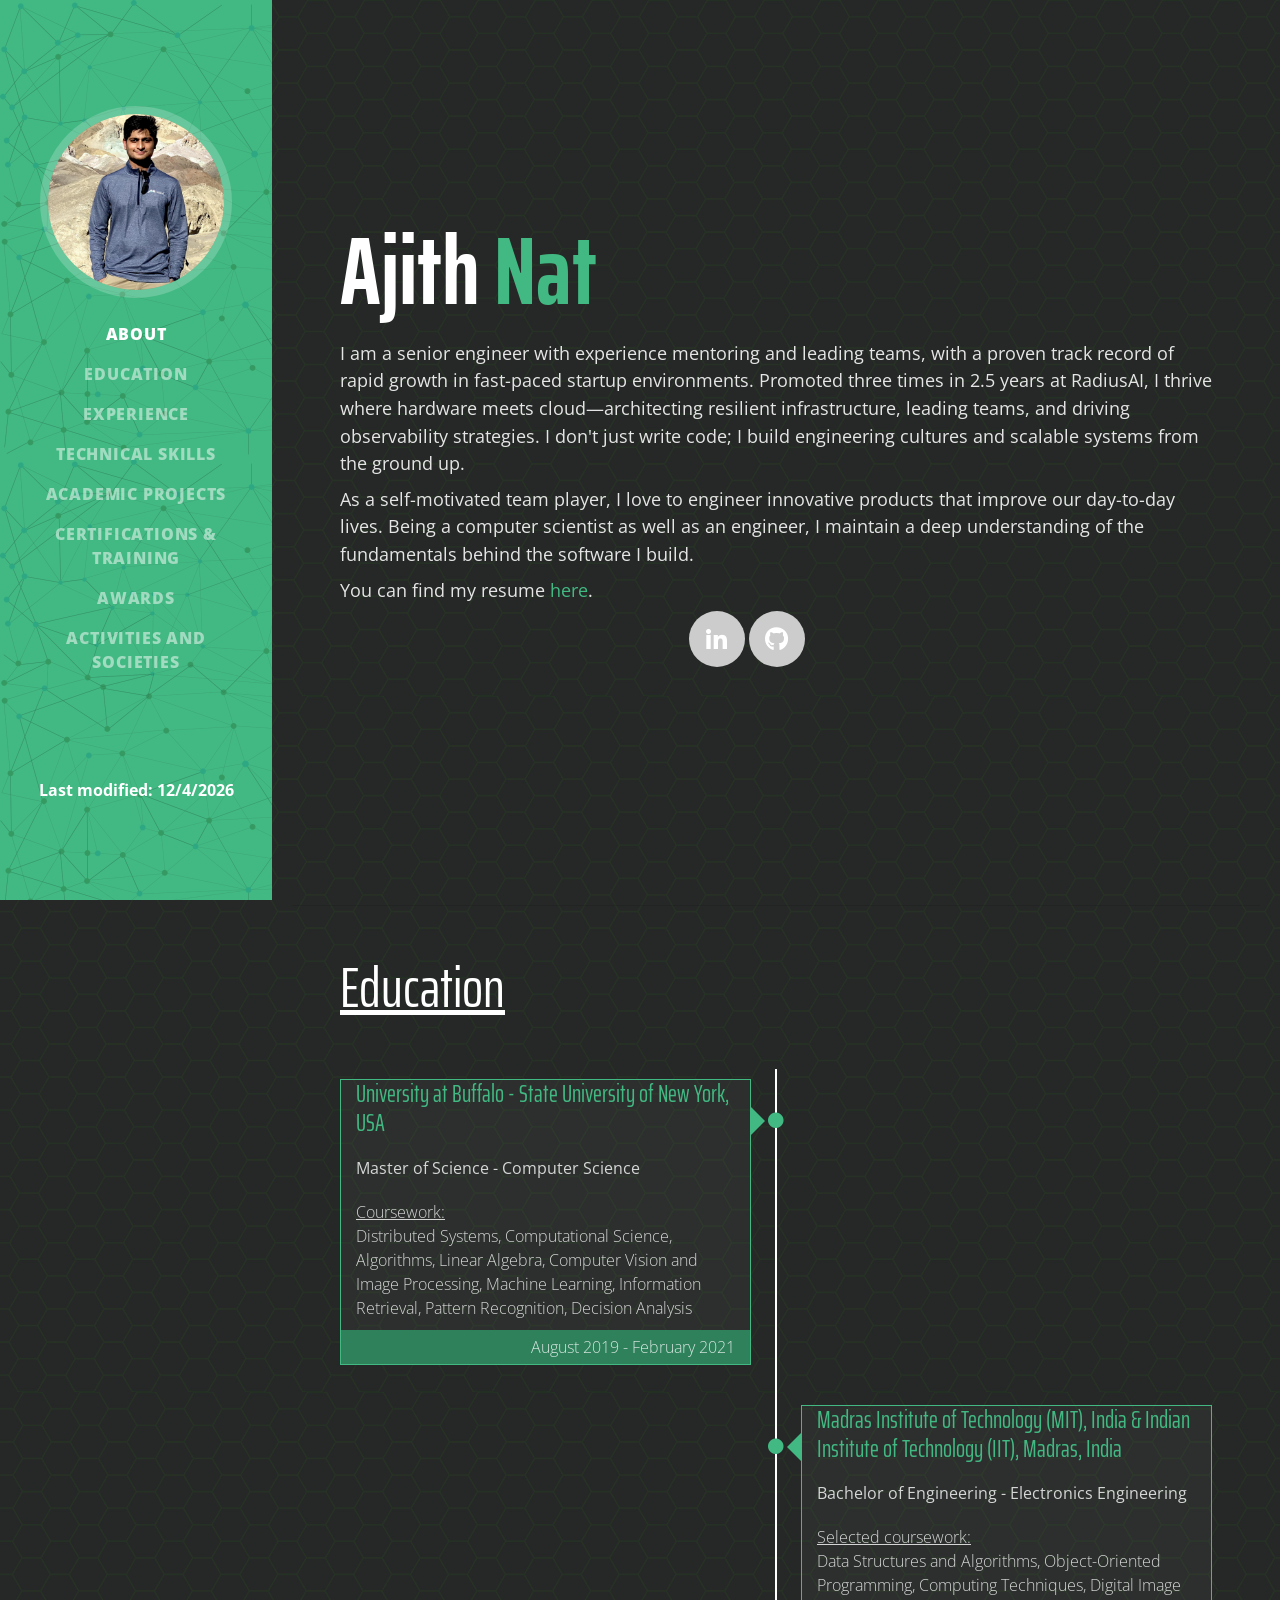
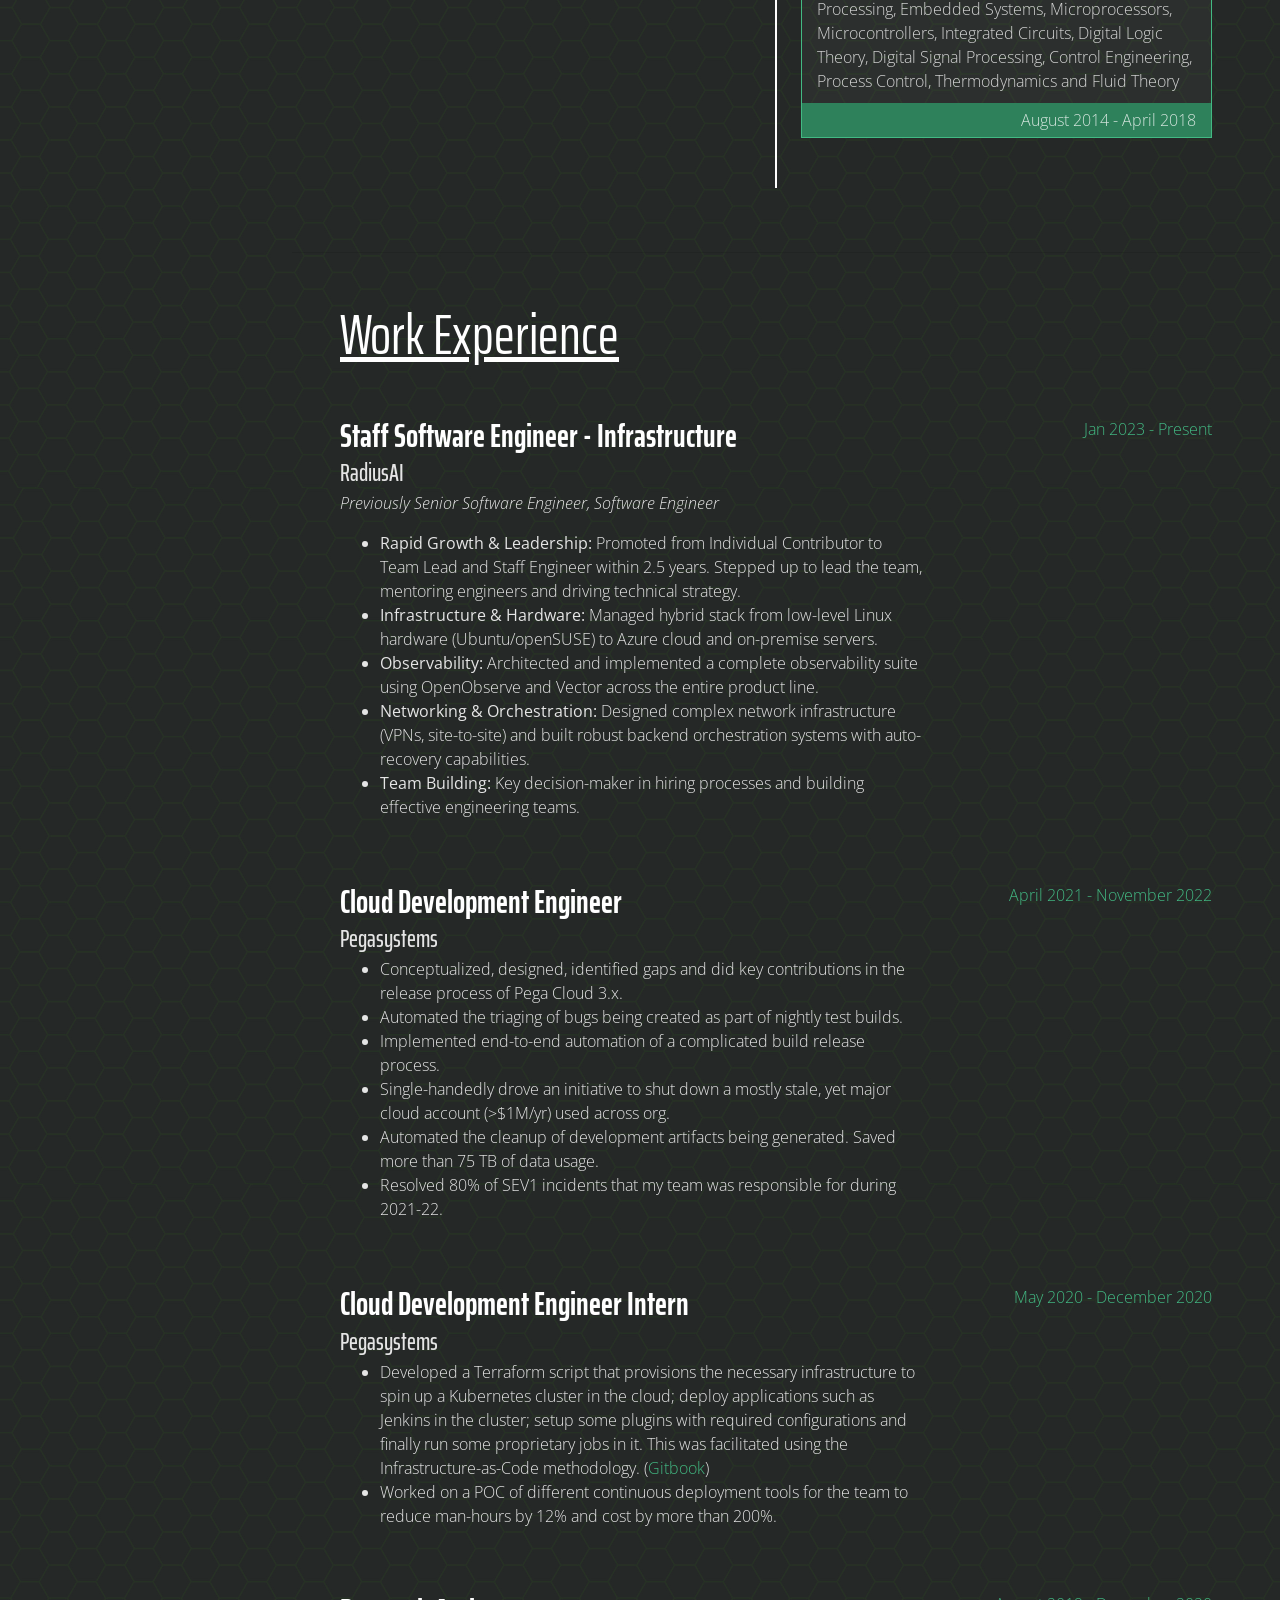
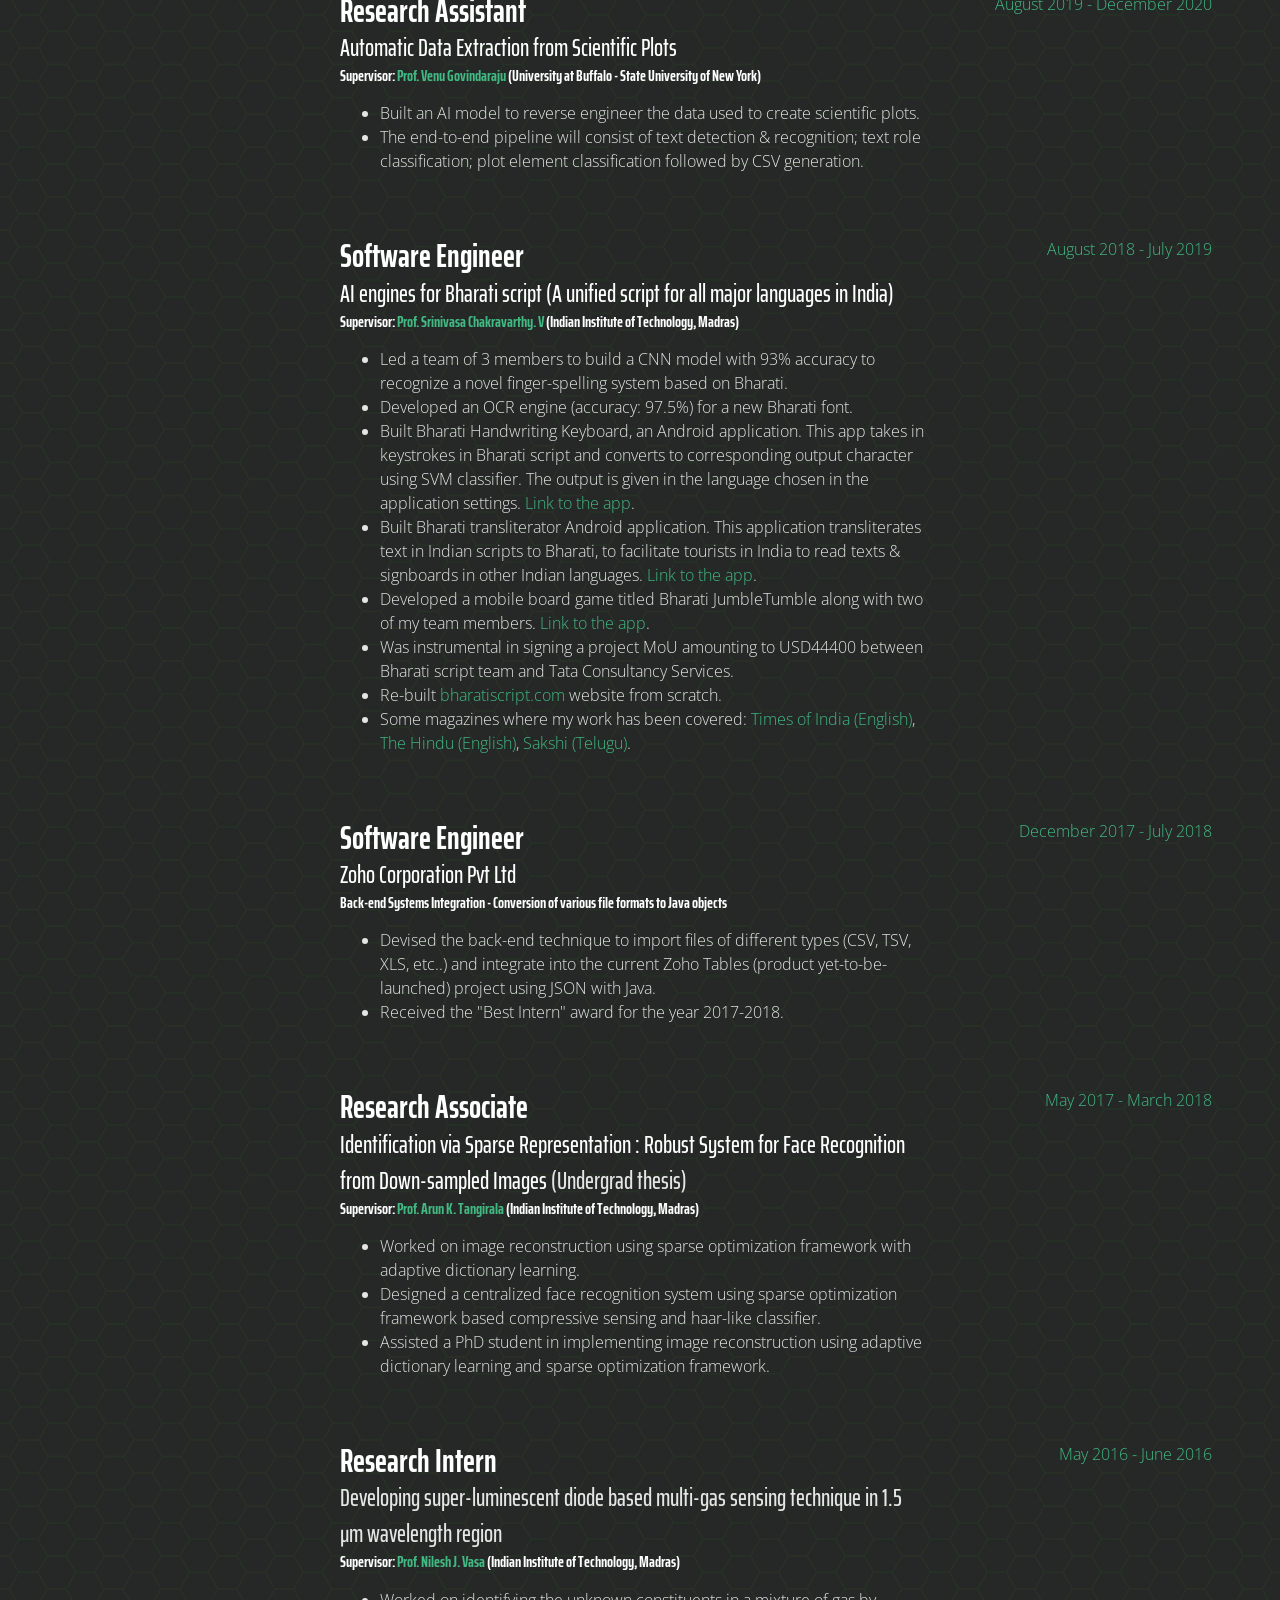
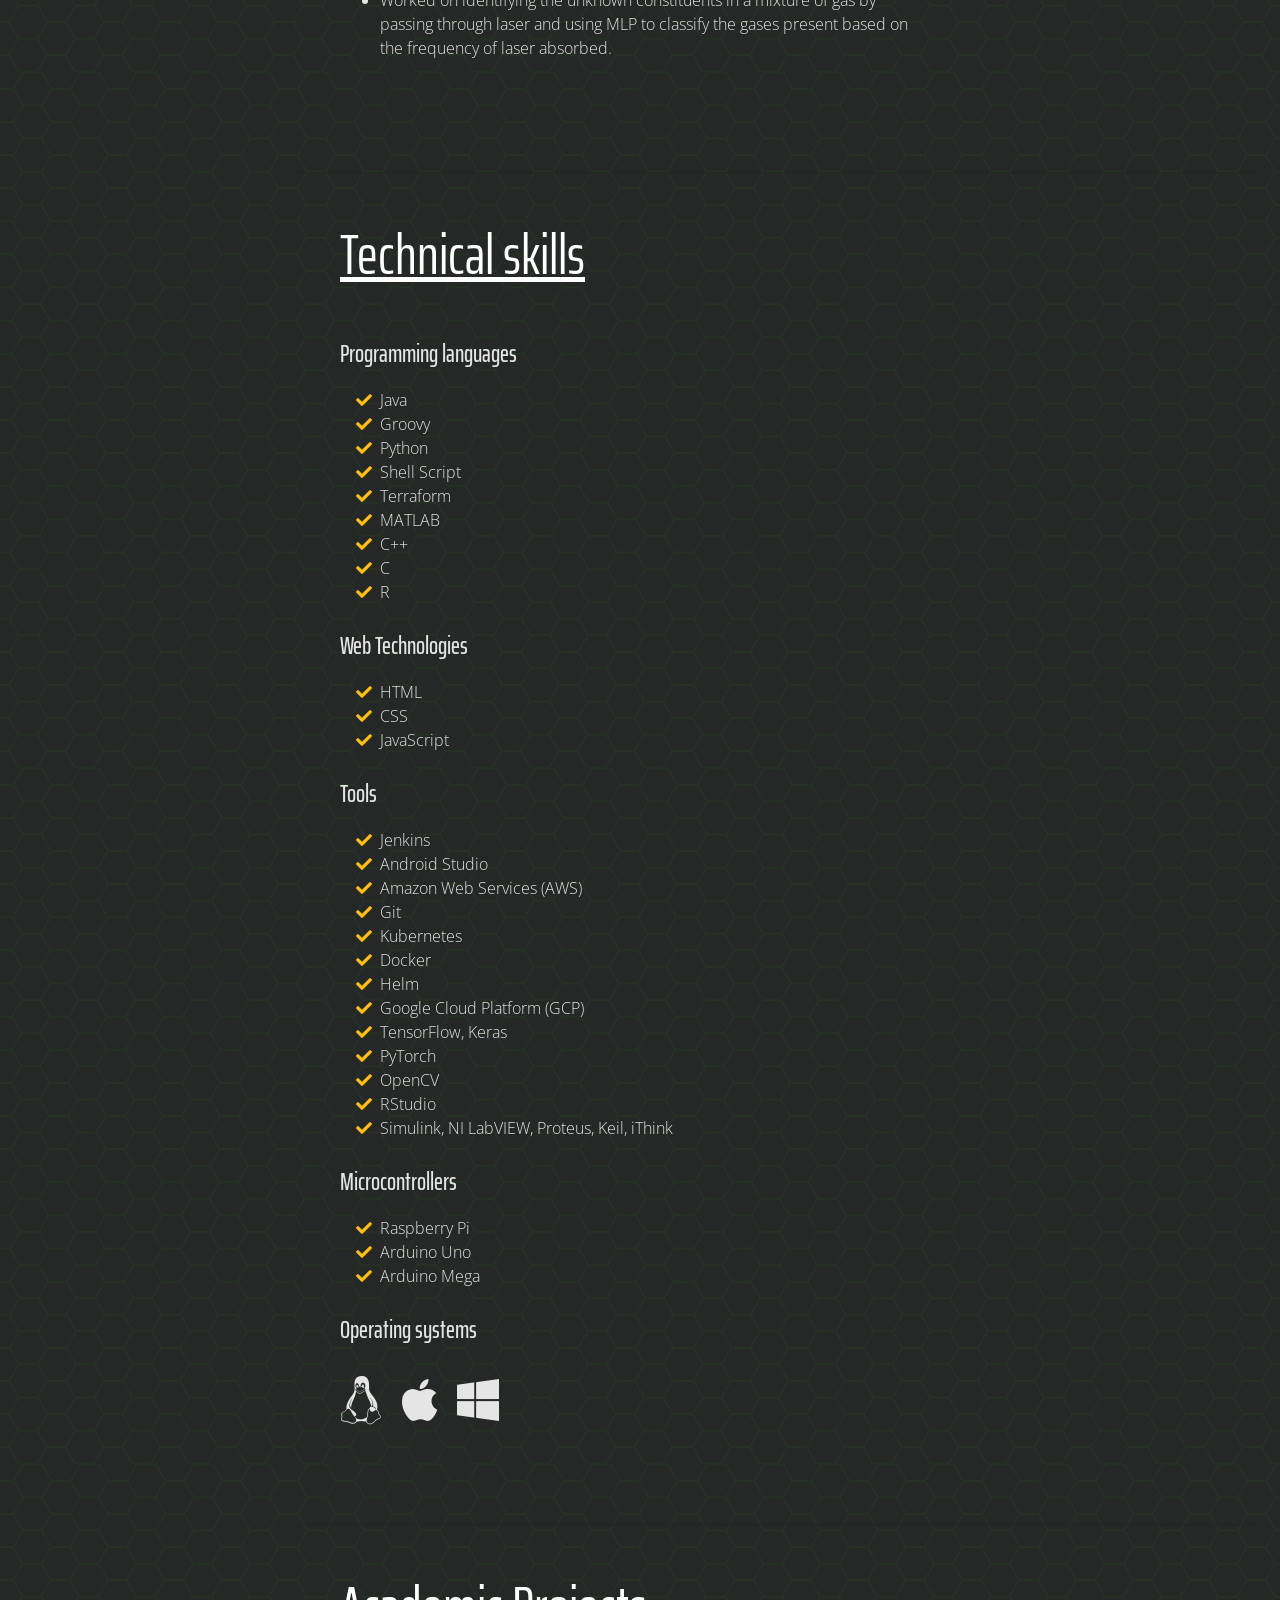
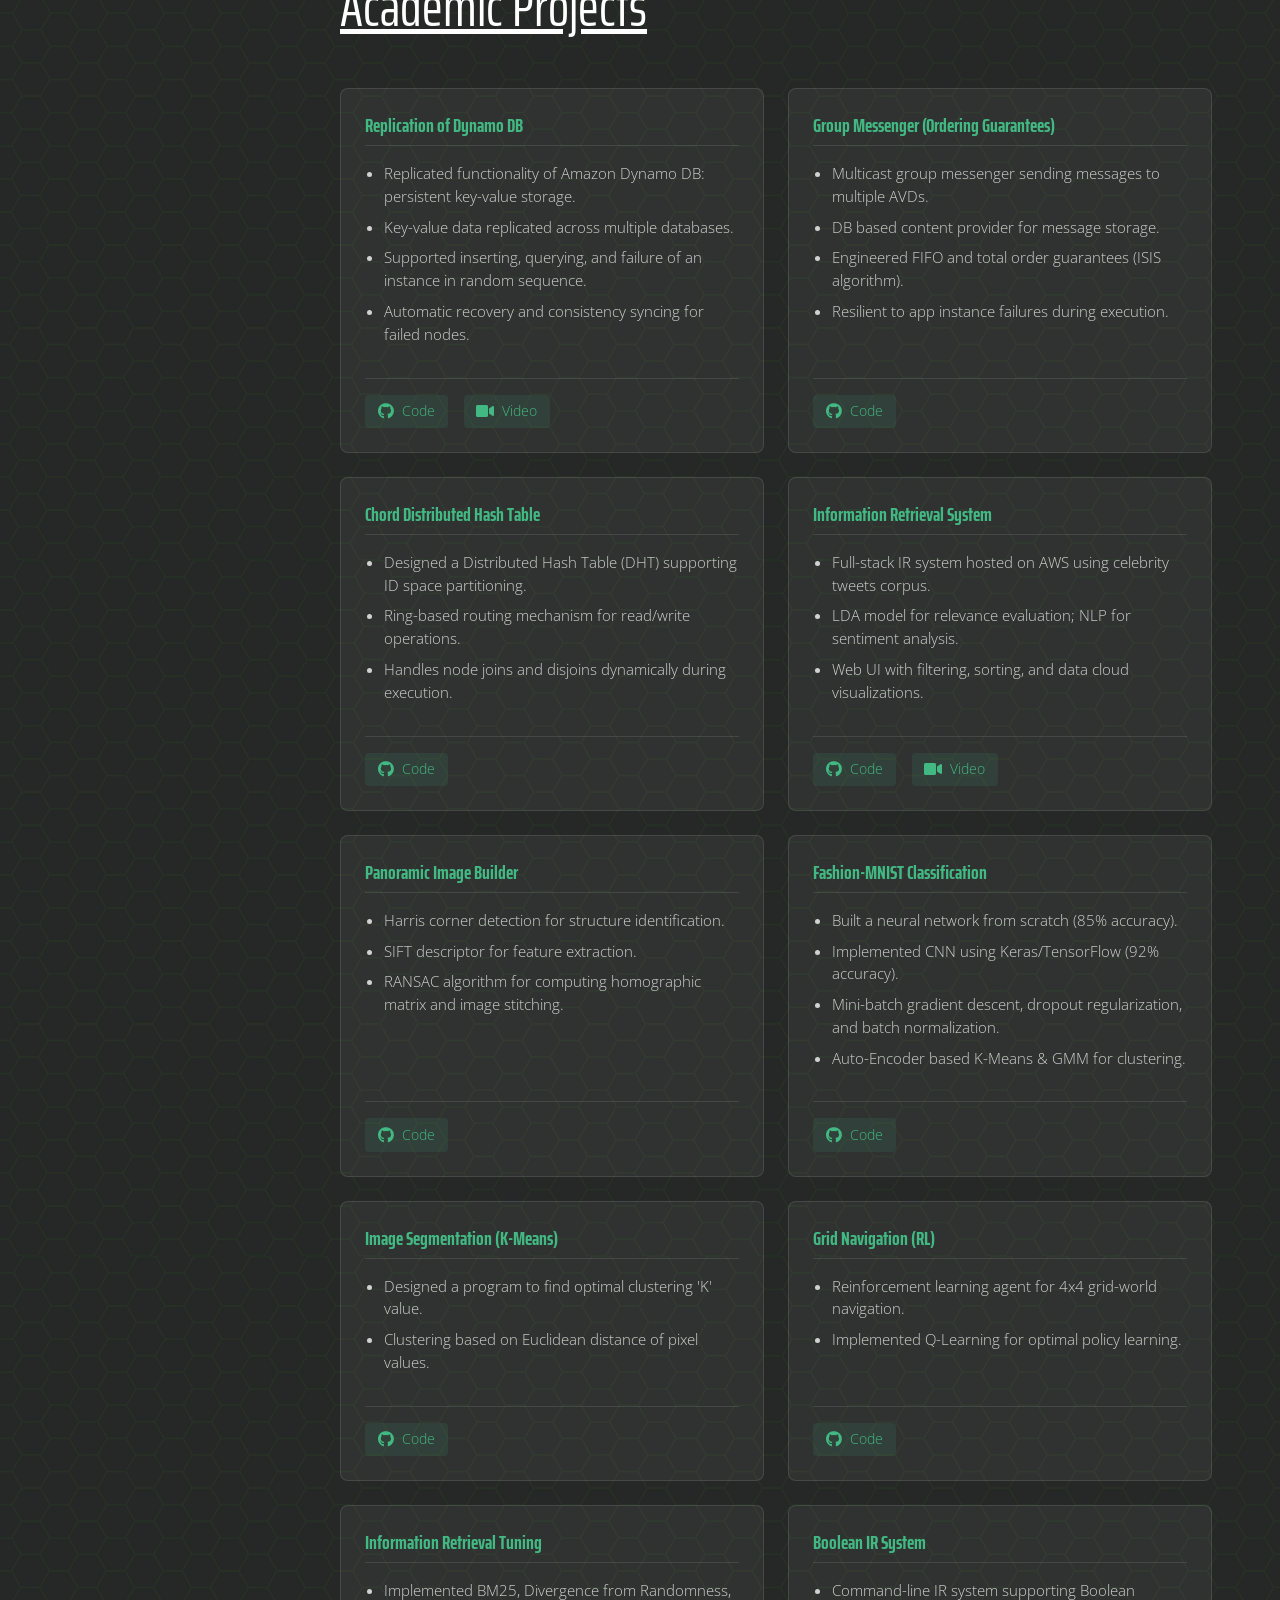
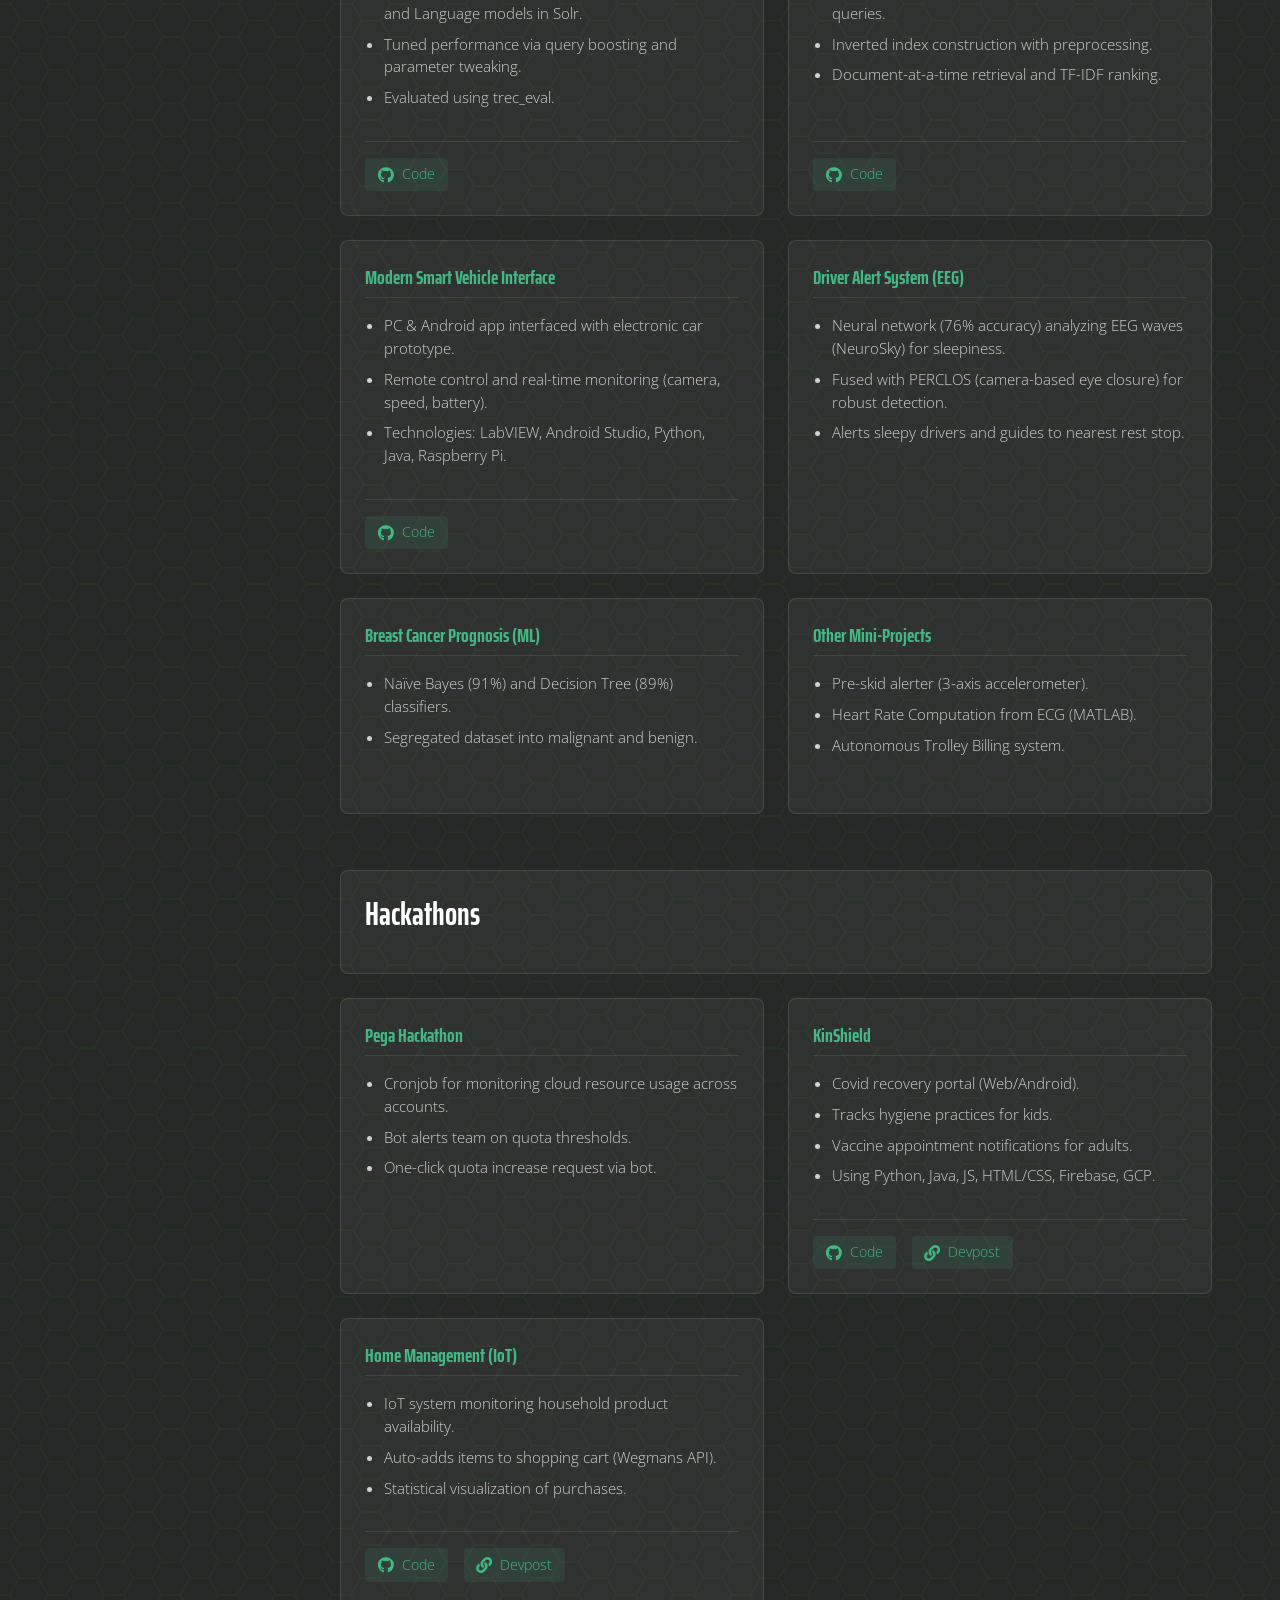
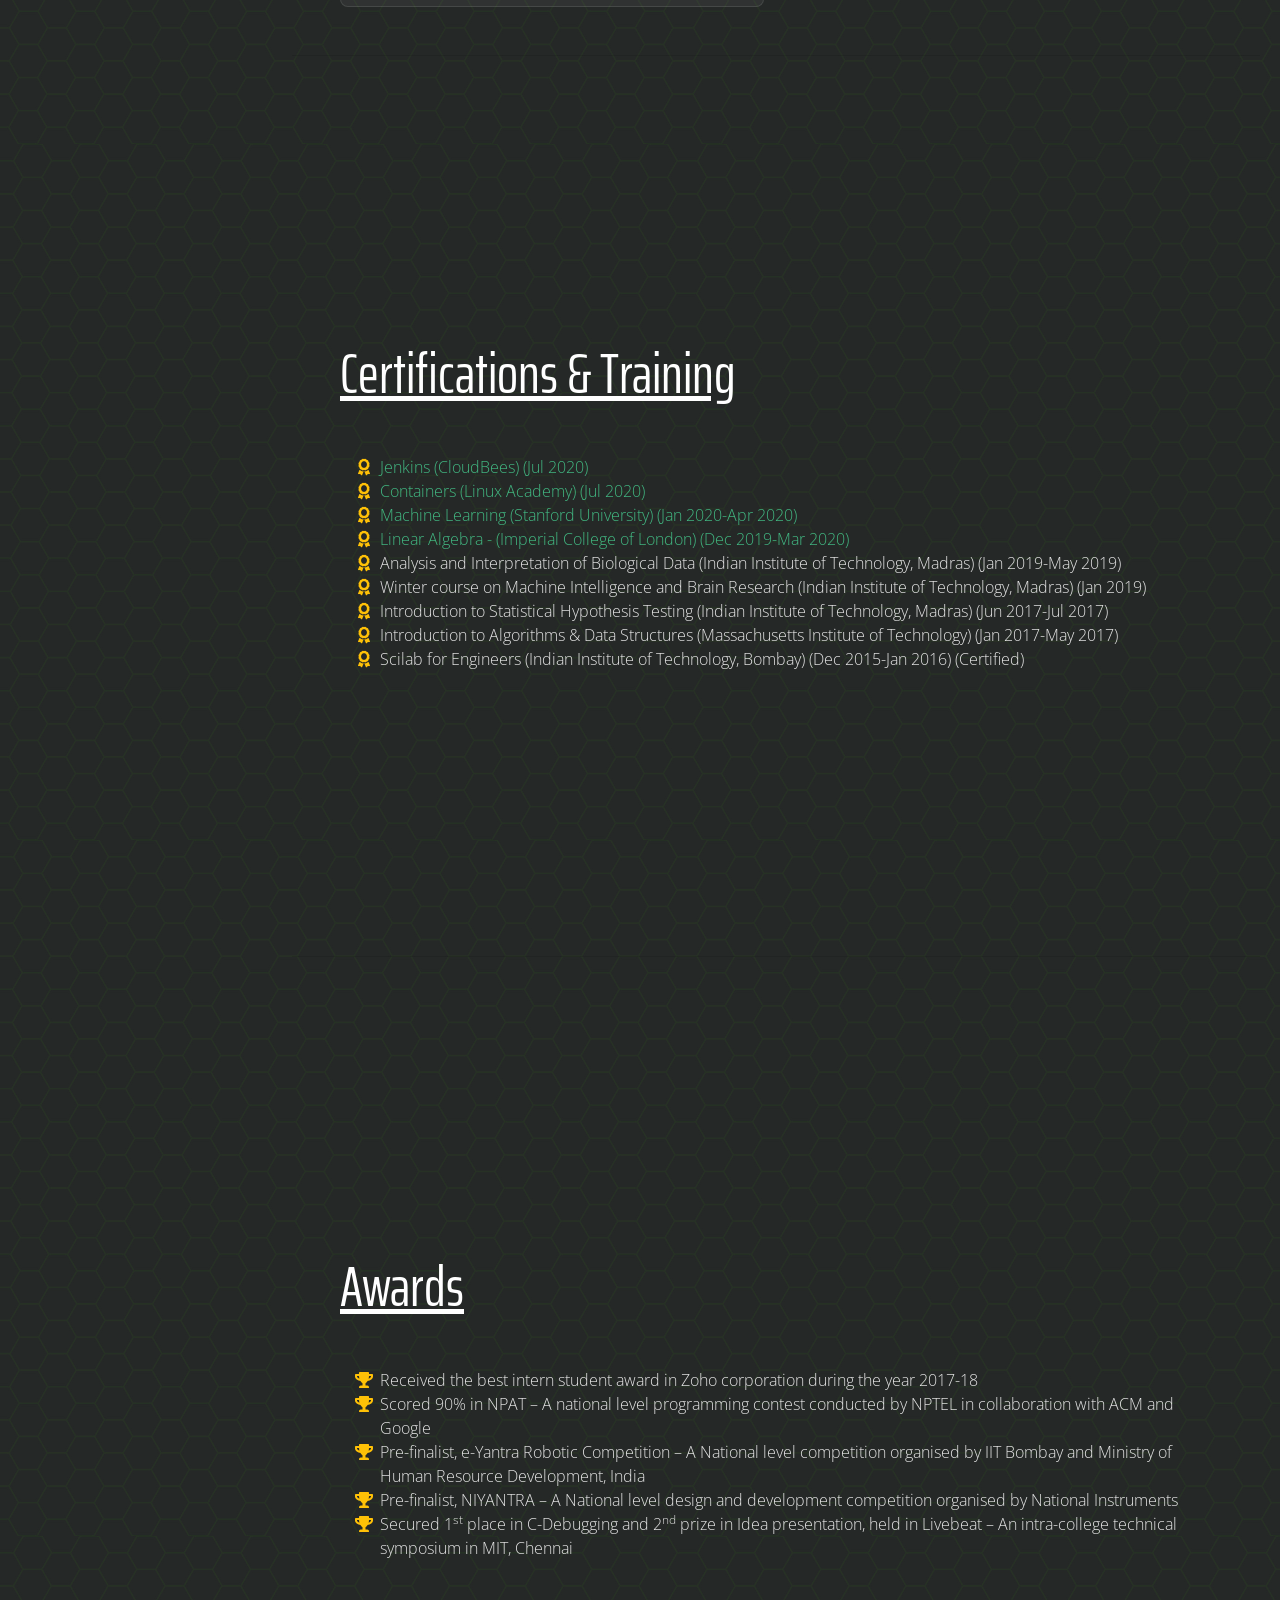
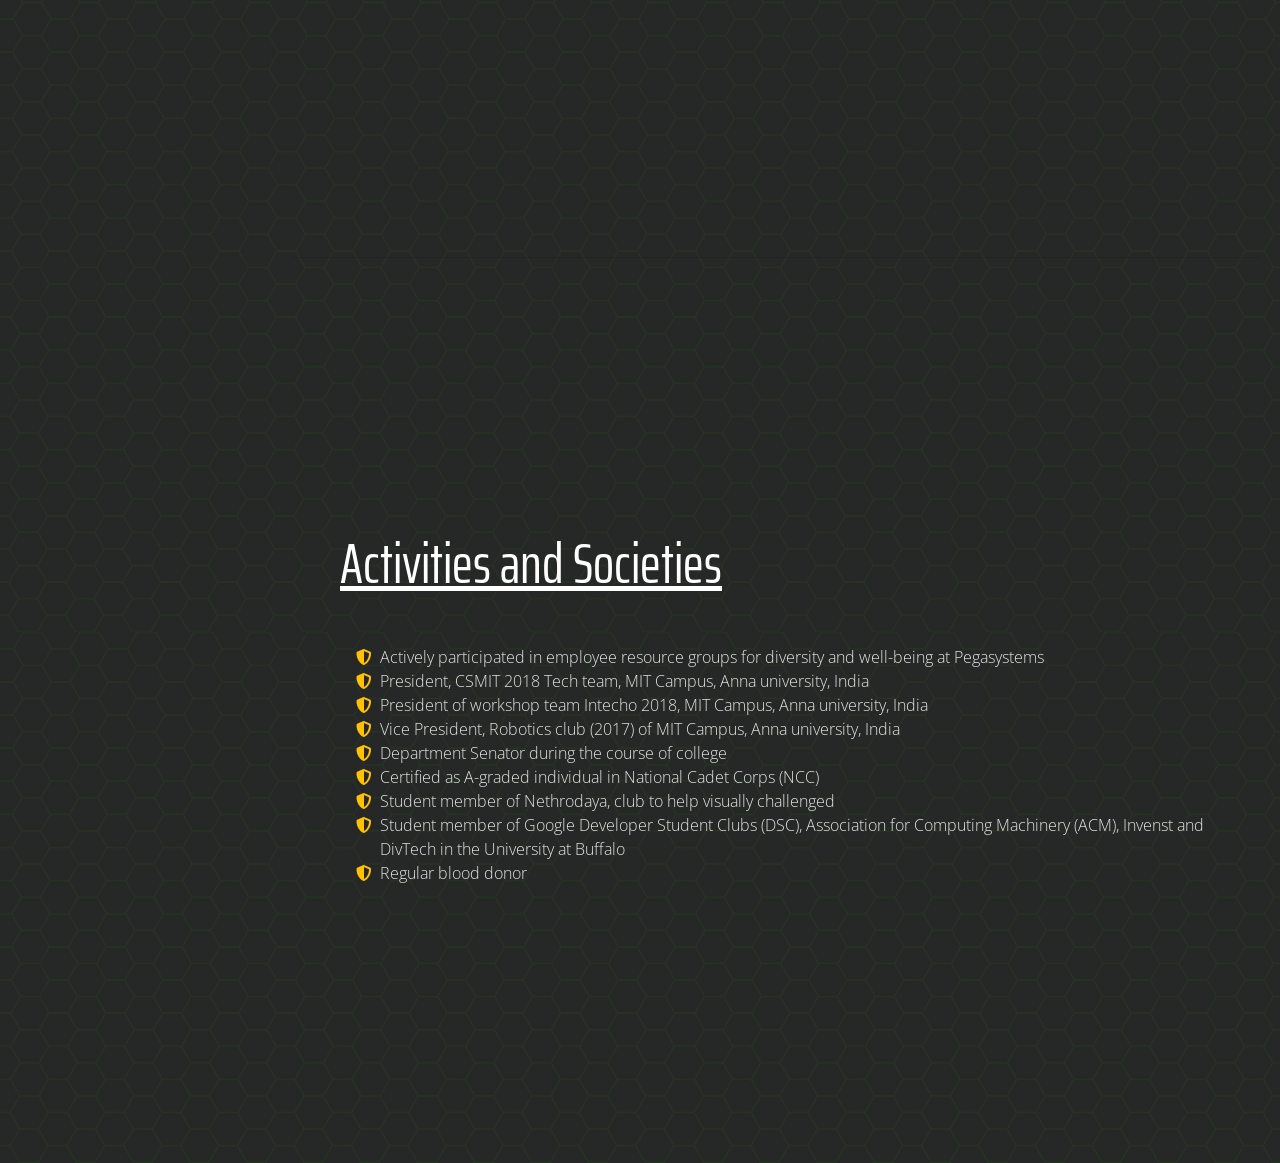
<file: v1_backup/index.html>
<!DOCTYPE html>
<html lang="en">

<head>
  <!-- Google tag (gtag.js) -->
  <script async src="https://www.googletagmanager.com/gtag/js?id=G-1RTNRSXC2J"></script>
  <script>
    window.dataLayer = window.dataLayer || [];
    function gtag() { dataLayer.push(arguments); }
    gtag('js', new Date());

    gtag('config', 'G-1RTNRSXC2J');
  </script>


  <!-- Script for LinkedIn profile integration -->
  <!-- <script type="text/javascript" src="https://platform.linkedin.com/badges/js/profile.js" async defer></script> -->


  <meta charset="utf-8">
  <meta name="viewport" content="width=device-width, initial-scale=1, shrink-to-fit=no">
  <meta name="description"
    content="Portfolio of Ajith Kumar Natarajan - Software Engineer specializing in Cloud Computing, Distributed Systems, and AI/ML. View projects, skills, and experience.">
  <meta name="author" content="Ajith Kumar Natarajan">

  <title>Portfolio - Ajith Kumar Natarajan</title>
  <link rel="shortcut icon" type="image/png" href="img/favicon.png" />

  <!-- Bootstrap core CSS -->
  <link href="vendor/bootstrap/css/bootstrap.min.css" rel="stylesheet">

  <!-- Custom fonts for this template -->
  <link href="https://fonts.googleapis.com/css?family=Saira+Extra+Condensed:500,700" rel="stylesheet">
  <link href="https://fonts.googleapis.com/css?family=Muli:400,400i,800,800i" rel="stylesheet">
  <link href="vendor/fontawesome-free/css/all.min.css" rel="stylesheet">

  <!-- Custom styles for this template -->
  <link href="css/resume.css" rel="stylesheet">
  <link rel="stylesheet" href="css/timeline_style.css">

  <base target="_blank">
</head>

<style>
  .ScrollStyle {
    height: 10px;
    overflow-y: scroll;
  }

  .NavBarImage {
    position: relative;
    /* height: 100vh; */
    /* width: 100%; */
    display: flex;
    align-items: center;
    justify-content: center;
  }

  .NavBarImage::before {
    content: "";
    background-image: url(img/nodes_bg.png);
    /* background-size: cover; */
    position: absolute;
    top: 0px;
    right: 0px;
    bottom: 0px;
    left: 0px;
    opacity: 0.3;
  }

  /* To disable opening image in new tab on right click */
  .img-container {
    position: relative;
  }

  .img-container:after {
    content: " ";
    position: absolute;
    top: 0;
    right: 0;
    bottom: 0;
    left: 0;
    z-index: 99;
  }
</style>

<body id="page-top">

  <nav class="navbar navbar-expand-lg navbar-dark bg-primary fixed-top NavBarImage" id="sideNav">
    <a class="navbar-brand js-scroll-trigger navbar-brand-custom" href="#page-top">
      <!-- position: relative makes the image appear over the BG image -->
      <span class="d-block d-lg-none"><b>Ajith Nat</b></span>
      <span class="d-none d-lg-block img-container">
        <img class="img-fluid img-profile rounded-circle mx-auto mb-2" src="img/profile.jpg" alt="Profile Picture">
      </span>
    </a>
    <button class="navbar-toggler navbar-toggler-custom" type="button" data-toggle="collapse"
      data-target="#navbarSupportedContent" aria-controls="navbarSupportedContent" aria-expanded="false"
      aria-label="Toggle navigation">
      <span class="navbar-toggler-icon"></span>
    </button>
    <div class="collapse navbar-collapse navbar-collapse-custom" id="navbarSupportedContent">
      <ul class="navbar-nav">
        <li class="nav-item">
          <a class="nav-link js-scroll-trigger" href="#about">About</a>
        </li>
        <li class="nav-item">
          <a class="nav-link js-scroll-trigger" href="#education">Education</a>
        </li>
        <li class="nav-item">
          <a class="nav-link js-scroll-trigger" href="#experience">Experience</a>
        </li>
        <li class="nav-item">
          <a class="nav-link js-scroll-trigger" href="#technical_skills">Technical Skills</a>
        </li>
        <li class="nav-item">
          <a class="nav-link js-scroll-trigger" href="#academic_projects">Academic Projects</a>
        </li>
        <li class="nav-item">
          <a class="nav-link js-scroll-trigger" href="#certifications">Certifications & Training</a>
        </li>
        <li class="nav-item">
          <a class="nav-link js-scroll-trigger" href="#awards">Awards</a>
        </li>
        <li class="nav-item">
          <a class="nav-link js-scroll-trigger" href="#activities">Activities and Societies</a>
        </li>
        <br>
        <br>
        <br>
        <br>
        <div id="last-modified" class="footer-date"></div>
        <script>
          const lastMod = new Date(document.lastModified);
          document.getElementById('last-modified').innerText = "Last modified: " + lastMod.toLocaleDateString();
        </script>
      </ul>
    </div>
  </nav>

  <div class="container-fluid p-0">
    <section class="resume-section p-3 p-lg-5 d-flex d-column" id="about">
      <div class="my-auto">
        <h1 class="mb-0">Ajith
          <span class="text-primary">Nat</span>
        </h1>
        <!--      <div class="subheading mb-5">
        <a href="mailto:ajithknat@gmail.com">ajithknat@gmail.com</a>
      </div>-->
        <br>
        <p class="lead mb-2">I am a senior engineer with experience mentoring and leading teams, with a proven track
          record of rapid growth in fast-paced startup environments. Promoted three times in 2.5 years at RadiusAI, I
          thrive where hardware meets cloud—architecting resilient infrastructure, leading teams, and driving
          observability strategies. I don't just write code; I build engineering cultures and scalable systems from the
          ground up.</p>
        <p class="lead mb-2">As a self-motivated team player, I love to engineer innovative products that improve our
          day-to-day lives. Being a computer scientist as well as an engineer, I maintain a deep understanding of the
          fundamentals behind the software I build.</p>
        <p class="lead mb-2"> You can find my resume <a
            href="https://drive.google.com/open?id=1jpd-CEI1Rx6VrSsoiKGAFxGChRYj1kcS">here</a>.</p>
        <div class="social-icons" style="margin-left: 40%;">
          <p>
            <span tooltip="Where I share my professional journey" flow="down">
              <a href="https://www.linkedin.com/in/ajithkumar-natarajan/">
                <i class="fab fa-linkedin-in"></i>
              </a>
            </span>
            <span tooltip="Where I share my personal work" flow="down">
              <a href="https://github.com/ajithkumar-natarajan/">
                <i class="fab fa-github"></i>
              </a>
            </span>
          </p>
        </div>
      </div>
    </section>

    <hr class="m-0">

    <section class="resume-section p-3 p-lg-5 d-flex flex-column" id="education">
      <div id="content">
        <h2 class="mb-5">Education</h2>
        <ul class="timeline">
          <li>
            <div class="timeline-badge">
              <a><i class="fa fa-circle"></i></a>
            </div>
            <div class="timeline-panel">
              <div class="timeline-heading">
                <h4>University at Buffalo - State University of New York, USA</h4>
              </div>
              <div class="timeline-body">
                <p><b>Master of Science - Computer Science</b></p>
                <p><u>Coursework:</u><br>
                  Distributed Systems, Computational Science, Algorithms, Linear Algebra, Computer Vision
                  and Image Processing, Machine Learning, Information Retrieval, Pattern Recognition,
                  Decision Analysis</p>
              </div>
              <div class="timeline-footer">
                <p class="text-right">August 2019 - February 2021</p>
              </div>
            </div>
          </li>

          <li class="clearfix no-float"></li>

          <li class="timeline-inverted">
            <div class="timeline-badge">
              <a><i class="fa fa-circle invert"></i></a>
            </div>
            <div class="timeline-panel">
              <div class="timeline-heading">
                <h4>Madras Institute of Technology (MIT), India & Indian Institute of Technology (IIT), Madras, India
                </h4>
              </div>
              <div class="timeline-body">
                <p><b>Bachelor of Engineering - Electronics Engineering</b></p>
                <p><u>Selected coursework:</u><br>
                  Data Structures and Algorithms, Object-Oriented Programming, Computing Techniques,
                  Digital Image Processing, Embedded Systems, Microprocessors, Microcontrollers,
                  Integrated Circuits, Digital Logic Theory, Digital Signal Processing, Control
                  Engineering, Process Control, Thermodynamics and Fluid Theory</p>
              </div>
              <div class="timeline-footer">
                <p class="text-right">August 2014 - April 2018</p>
              </div>
            </div>
          </li>

          <li class="clearfix no-float"></li>

        </ul>
      </div>
    </section>

    <hr class="m-0">

    <section class="resume-section p-3 p-lg-5 d-flex flex-column" id="experience">
      <div class="my-auto">

        <h2 class="mb-5">Work Experience</h2><!--Industry or Industrial CHECK-->

        <div class="resume-item d-flex flex-column flex-md-row mb-5">
          <div class="resume-content mr-auto">
            <h3 class="mb-0">Staff Software Engineer - Infrastructure</h3>
            <div class="subheading">RadiusAI</div>
            <p><i>Previously Senior Software Engineer, Software Engineer</i></p>
            <ul>
              <li><b>Rapid Growth & Leadership:</b> Promoted from Individual Contributor to Team Lead and Staff Engineer
                within 2.5 years. Stepped up to lead the team, mentoring engineers and driving technical strategy.</li>
              <li><b>Infrastructure & Hardware:</b> Managed hybrid stack from low-level Linux hardware (Ubuntu/openSUSE)
                to Azure cloud and on-premise servers.</li>
              <li><b>Observability:</b> Architected and implemented a complete observability suite using OpenObserve and
                Vector across the entire product line.</li>
              <li><b>Networking & Orchestration:</b> Designed complex network infrastructure (VPNs, site-to-site) and
                built robust backend orchestration systems with auto-recovery capabilities.</li>
              <li><b>Team Building:</b> Key decision-maker in hiring processes and building effective engineering teams.
              </li>
            </ul>
          </div>
          <div class="resume-date text-md-right">
            <span class="text-primary">Jan 2023 - Present</span><br>
          </div>
        </div>

        <div class="resume-item d-flex flex-column flex-md-row mb-5">
          <div class="resume-content mr-auto">
            <h3 class="mb-0">Cloud Development Engineer</h3>
            <div class="subheading">Pegasystems</div>
            <ul>
              <li> Conceptualized, designed, identified gaps and did key contributions in the release process of Pega
                Cloud 3.x.</li>
              <li> Automated the triaging of bugs being created as part of nightly test builds.</li>
              <li> Implemented end-to-end automation of a complicated build release process.</li>
              <li> Single-handedly drove an initiative to shut down a mostly stale, yet major cloud account (>$1M/yr)
                used across org.</li>
              <li> Automated the cleanup of development artifacts being generated. Saved more than 75 TB of data usage.
              </li>
              <li> Resolved 80% of SEV1 incidents that my team was responsible for during 2021-22.</li>
            </ul>
          </div>
          <div class="resume-date text-md-right">
            <span class="text-primary">April 2021 - November 2022</span><br>
          </div>
        </div>

        <div class="resume-item d-flex flex-column flex-md-row mb-5">
          <div class="resume-content mr-auto">
            <h3 class="mb-0">Cloud Development Engineer Intern</h3>
            <div class="subheading">Pegasystems</div>
            <ul>
              <li>Developed a Terraform script that provisions the necessary infrastructure to spin up a
                Kubernetes cluster in the cloud; deploy applications such as Jenkins in the cluster; setup
                some plugins with required configurations and finally run some proprietary jobs in it. This
                was facilitated using the Infrastructure-as-Code methodology. (<a
                  href="https://github.com/ajithkumar-natarajan/SFHacks_2021">Gitbook</a>)
              </li>
              <li>Worked on a POC of different continuous deployment tools for the team to reduce man-hours by
                12% and cost by more than 200%.
              </li>
            </ul>
          </div>
          <div class="resume-date text-md-right">
            <span class="text-primary">May 2020 - December 2020</span><br>
          </div>
        </div>

        <div class="resume-item d-flex flex-column flex-md-row mb-5">
          <div class="resume-content mr-auto">
            <h3 class="mb-0">Research Assistant</h3>
            <div class="subheading"><a href="https://chartinfo.github.io/">Automatic Data Extraction from
                Scientific Plots</a></div>
            <div class=" mb-3">
              <h6>Supervisor: <a href="https://www.buffalo.edu/cubs/members/venu-govindaraju.html">Prof. Venu
                  Govindaraju</a>
                (University at Buffalo - State University of New York)</h6>
            </div>
            <ul>
              <li>Built an AI model to reverse engineer the data used to create scientific plots.</li>
              <li>The end-to-end pipeline will consist of text detection & recognition; text role classification; plot
                element classification followed by CSV generation.
              </li>
            </ul>
          </div>
          <div class="resume-date text-md-right">
            <span class="text-primary">August 2019 - December 2020</span><br>
          </div>
        </div>

        <div class="resume-item d-flex flex-column flex-md-row mb-5">
          <div class="resume-content mr-auto">
            <h3 class="mb-0">Software Engineer</h3>
            <div class="subheading"><a href="http://bharatiscript.com">AI engines for Bharati script (A unified
                script for all major languages in India)</a></div>
            <div class=" mb-3">
              <h6>Supervisor: <a href="https://biotech.iitm.ac.in/Faculty/CNS_LAB/VSC.html">Prof.
                  Srinivasa Chakravarthy. V</a> (Indian Institute of Technology, Madras)</h6>
            </div>
            <ul>
              <li>Led a team of 3 members to build a CNN model with 93% accuracy to recognize a novel
                finger-spelling system based on Bharati.
              </li>
              <li>Developed an OCR engine (accuracy: 97.5%) for a new Bharati font.</li>
              <li>Built Bharati Handwriting Keyboard, an Android application. This app takes in keystrokes in
                Bharati script and converts to corresponding output
                character using SVM classifier. The output is given in the language chosen in the
                application settings. <a
                  href="https://play.google.com/store/apps/details?id=com.iitm.bharatikeyboard&hl=en_US">Link
                  to the app</a>.
              </li>
              <li>Built Bharati transliterator Android application. This application transliterates text in
                Indian scripts to Bharati, to facilitate tourists in India to read texts & signboards in
                other Indian languages. <a
                  href="https://play.google.com/store/apps/details?id=com.bharatiscript.bharatitransliterator&hl=en_US">Link
                  to the app</a>.
              </li>
              <li>Developed a mobile board game titled Bharati JumbleTumble along with two of my team members.
                <a href="https://play.google.com/store/apps/details?id=com.bharatiscript.jumbletumble&hl=en_US">Link
                  to the app</a>.
              </li>
              <li>Was instrumental in signing a project MoU amounting to USD44400 between Bharati script team
                and Tata Consultancy Services.
              </li>
              <li>Re-built <a href="http://bharatiscript.com">bharatiscript.com</a> website from scratch.</li>
              <li>Some magazines where my work has been covered: <a
                  href="https://timesofindia.indiatimes.com/city/chennai/why-it-is-important-for-people-to-sign-up-for-this/articleshow/71258999.cms">
                  Times of India (English)</a>, <a
                  href="https://www.thehindu.com/sci-tech/science/iit-madras-easy-ocr-system-for-nine-indian-languages/article26966671.ece">
                  The Hindu (English)</a>, <a href="https://epaper.sakshi.com/1965195/Chennai-City/04-01-2019#page/8/1">
                  Sakshi
                  (Telugu)</a>.
              </li>
            </ul>
          </div>
          <div class="resume-date text-md-right">
            <span class="text-primary">August 2018 - July 2019</span><br>
          </div>
        </div>

        <div class="resume-item d-flex flex-column flex-md-row mb-5">
          <div class="resume-content mr-auto">
            <h3 class="mb-0">Software Engineer</h3>
            <div class="subheading"><a href="https://zoho.com">Zoho Corporation Pvt Ltd</a></div>
            <div class=" mb-3">
              <h6>Back-end Systems Integration - Conversion of various file formats to Java
                objects</h6>
            </div>
            <ul>
              <li>Devised the back-end technique to import files of different types (CSV, TSV, XLS, etc..) and
                integrate into the current Zoho
                Tables (product yet-to-be-launched) project using JSON with Java.
              </li>
              <li>Received the "Best Intern" award for the year 2017-2018.</li>
            </ul>
          </div>
          <div class="resume-date text-md-right">
            <span class="text-primary">December 2017 - July 2018</span><br>
          </div>
        </div>


        <!-- <h2 class="mb-5">Research Experience</h2> -->

        <div class="resume-item d-flex flex-column flex-md-row mb-5">
          <div class="resume-content mr-auto">
            <h3 class="mb-0">Research Associate</h3>
            <div class="subheading"><a href="https://goo.gl/sCswJ9">Identification via Sparse Representation :
                Robust System for Face Recognition from Down-sampled
                Images</a> (Undergrad thesis)
            </div>
            <div class=" mb-3">
              <h6>Supervisor: <a href="https://che.iitm.ac.in/?page_id=328">Prof. Arun K.
                  Tangirala</a> (Indian Institute of Technology, Madras)</h6>
            </div>
            <ul>
              <li>Worked on image reconstruction using sparse optimization framework with adaptive dictionary learning.
              </li>
              <li>Designed a centralized face recognition system using sparse optimization framework based
                compressive sensing and haar-like classifier.
              </li>
              <li>Assisted a PhD student in implementing image reconstruction using adaptive dictionary
                learning and sparse optimization framework.
              </li>
            </ul>
          </div>
          <div class="resume-date text-md-right">
            <!-- <span class="text-primary">December 2017 - March 2018</span><br> -->
            <span class="text-primary">May 2017 - March 2018</span><br>
          </div>
        </div>

        <div class="resume-item d-flex flex-column flex-md-row mb-5">
          <div class="resume-content mr-auto">
            <h3 class="mb-0">Research Intern</h3>
            <div class="subheading">Developing super-luminescent diode based multi-gas sensing technique in 1.5
              &mu;m wavelength region
            </div>
            <div class=" mb-3">
              <h6>Supervisor: <a href="http://iitm.irins.org/profile/50963">Prof. Nilesh J.
                  Vasa</a> (Indian Institute of Technology, Madras)</h6>
            </div>
            <ul>
              <li>Worked on identifying the unknown constituents in a mixture of gas by passing through laser
                and using MLP to classify the gases present
                based on the frequency of laser absorbed.
              </li>
            </ul>
          </div>
          <div class="resume-date text-md-right">
            <span class="text-primary">May 2016 - June 2016</span><br>
          </div>
        </div>

      </div>

    </section>

    <hr class="m-0">

    <section class="resume-section p-3 p-lg-5 d-flex flex-column" id="technical_skills">
      <div class="my-auto">

        <h2 class="mb-5">Technical skills</h2>
        <div class="subheading mb-3">Programming languages</div>
        <ul class="fa-ul mb-0">
          <li>
            <i class="fa-li fa fa-check text-warning"></i>
            Java
          </li>
          <li>
            <i class="fa-li fa fa-check text-warning"></i>
            Groovy
          </li>
          <li>
            <i class="fa-li fa fa-check text-warning"></i>
            Python
          </li>
          <li>
            <i class="fa-li fa fa-check text-warning"></i>
            Shell Script
          </li>
          <li>
            <i class="fa-li fa fa-check text-warning"></i>
            Terraform
          </li>
          <li>
            <i class="fa-li fa fa-check text-warning"></i>
            MATLAB
          </li>
          <li>
            <i class="fa-li fa fa-check text-warning"></i>
            C++
          </li>
          <li>
            <i class="fa-li fa fa-check text-warning"></i>
            C
          </li>
          <li>
            <i class="fa-li fa fa-check text-warning"></i>
            R
          </li>
        </ul>
        <br>

        <div class="subheading mb-3">Web Technologies</div>
        <ul class="fa-ul mb-0">
          <li>
            <i class="fa-li fa fa-check text-warning"></i>
            HTML
          </li>
          <li>
            <i class="fa-li fa fa-check text-warning"></i>
            CSS
          </li>
          <li>
            <i class="fa-li fa fa-check text-warning"></i>
            JavaScript
          </li>
        </ul>
        <br>
      </div>

      <div class="subheading mb-3">Tools</div>
      <ul class="fa-ul mb-0">
        <li>
          <i class="fa-li fa fa-check text-warning"></i>
          Jenkins
        </li>
        <li>
          <i class="fa-li fa fa-check text-warning"></i>
          Android Studio
        </li>
        <li>
          <i class="fa-li fa fa-check text-warning"></i>
          Amazon Web Services (AWS)
        </li>
        <li>
          <i class="fa-li fa fa-check text-warning"></i>
          Git
        </li>
        <li>
          <i class="fa-li fa fa-check text-warning"></i>
          Kubernetes
        </li>
        <li>
          <i class="fa-li fa fa-check text-warning"></i>
          Docker
        </li>
        <li>
          <i class="fa-li fa fa-check text-warning"></i>
          Helm
        </li>
        <li>
          <i class="fa-li fa fa-check text-warning"></i>
          Google Cloud Platform (GCP)
        </li>
        <li>
          <i class="fa-li fa fa-check text-warning"></i>
          TensorFlow, Keras
        </li>
        <li>
          <i class="fa-li fa fa-check text-warning"></i>
          PyTorch
        </li>
        <li>
          <i class="fa-li fa fa-check text-warning"></i>
          OpenCV
        </li>
        <li>
          <i class="fa-li fa fa-check text-warning"></i>
          RStudio
        </li>
        <li>
          <i class="fa-li fa fa-check text-warning"></i>
          Simulink, NI LabVIEW, Proteus, Keil, iThink
        </li>
      </ul>

      <br>


      <div class="subheading mb-3">Microcontrollers</div>
      <ul class="fa-ul mb-0">
        <li>
          <i class="fa-li fa fa-check text-warning"></i>
          Raspberry Pi
        </li>
        <li>
          <i class="fa-li fa fa-check text-warning"></i>
          Arduino Uno
        </li>
        <li>
          <i class="fa-li fa fa-check text-warning"></i>
          Arduino Mega
        </li>
      </ul>
      <br>

      <div class="subheading mb-3">Operating systems</div>
      <ul class="list-inline dev-icons">
        <li class="list-inline-item">
          <i class="fab fa-linux"></i>
        </li>
        <li class="list-inline-item">
          <i class="fab fa-apple"></i>
        </li>
        <li class="list-inline-item">
          <i class="fab fa-windows"></i>
        </li>
      </ul>
      <br>
    </section>

    <hr class="m-0">

    <section class="resume-section p-3 p-lg-5 d-flex flex-column" id="academic_projects">
      <div class="my-auto">
        <h2 class="mb-5">Academic Projects</h2>

        <div class="project-grid">

          <!-- Project 1 -->
          <div class="project-card">
            <h4>Replication of Dynamo DB</h4>
            <ul>
              <li>Replicated functionality of Amazon Dynamo DB: persistent key-value storage.</li>
              <li>Key-value data replicated across multiple databases.</li>
              <li>Supported inserting, querying, and failure of an instance in random sequence.</li>
              <li>Automatic recovery and consistency syncing for failed nodes.</li>
            </ul>
            <div class="project-links">
              <a href="https://github.com/ajithkumar-natarajan/CSE586-DS/tree/master/PA4" class="project-btn"><i
                  class="fab fa-github"></i> Code</a>
              <a href="https://drive.google.com/file/d/1lZJIqJberTkqgTKinpK4H6n44lunlNAR/view?usp=sharing"
                class="project-btn"><i class="fas fa-video"></i> Video</a>
            </div>
          </div>

          <!-- Project 2 -->
          <div class="project-card">
            <h4>Group Messenger (Ordering Guarantees)</h4>
            <ul>
              <li>Multicast group messenger sending messages to multiple AVDs.</li>
              <li>DB based content provider for message storage.</li>
              <li>Engineered FIFO and total order guarantees (ISIS algorithm).</li>
              <li>Resilient to app instance failures during execution.</li>
            </ul>
            <div class="project-links">
              <a href="https://github.com/ajithkumar-natarajan/CSE586-DS/tree/master/PA2B" class="project-btn"><i
                  class="fab fa-github"></i> Code</a>
            </div>
          </div>

          <!-- Project 3 -->
          <div class="project-card">
            <h4>Chord Distributed Hash Table</h4>
            <ul>
              <li>Designed a Distributed Hash Table (DHT) supporting ID space partitioning.</li>
              <li>Ring-based routing mechanism for read/write operations.</li>
              <li>Handles node joins and disjoins dynamically during execution.</li>
            </ul>
            <div class="project-links">
              <a href="https://github.com/ajithkumar-natarajan/CSE586-DS/tree/master/PA3" class="project-btn"><i
                  class="fab fa-github"></i> Code</a>
            </div>
          </div>

          <!-- Project 4 -->
          <div class="project-card">
            <h4>Information Retrieval System</h4>
            <ul>
              <li>Full-stack IR system hosted on AWS using celebrity tweets corpus.</li>
              <li>LDA model for relevance evaluation; NLP for sentiment analysis.</li>
              <li>Web UI with filtering, sorting, and data cloud visualizations.</li>
            </ul>
            <div class="project-links">
              <a href="https://github.com/ajithkumar-natarajan/CSE535-IR-Project4" class="project-btn"><i
                  class="fab fa-github"></i> Code</a>
              <a href="https://drive.google.com/file/d/13nM9lsQiLf-YdPzqMnJCytWCdQQ48EwU/view?usp=sharing"
                class="project-btn"><i class="fas fa-video"></i> Video</a>
            </div>
          </div>

          <!-- Project 5 -->
          <div class="project-card">
            <h4>Panoramic Image Builder</h4>
            <ul>
              <li>Harris corner detection for structure identification.</li>
              <li>SIFT descriptor for feature extraction.</li>
              <li>RANSAC algorithm for computing homographic matrix and image stitching.</li>
            </ul>
            <div class="project-links">
              <a href="https://github.com/ajithkumar-natarajan/CSE573-CVIP/tree/master/Project-2" class="project-btn"><i
                  class="fab fa-github"></i> Code</a>
            </div>
          </div>

          <!-- Project 6 -->
          <div class="project-card">
            <h4>Fashion-MNIST Classification</h4>
            <ul>
              <li>Built a neural network from scratch (85% accuracy).</li>
              <li>Implemented CNN using Keras/TensorFlow (92% accuracy).</li>
              <li>Mini-batch gradient descent, dropout regularization, and batch normalization.</li>
              <li>Auto-Encoder based K-Means & GMM for clustering.</li>
            </ul>
            <div class="project-links">
              <a href="https://github.com/ajithkumar-natarajan/CSE574-IML/tree/master/Project-3" class="project-btn"><i
                  class="fab fa-github"></i> Code</a>
            </div>
          </div>

          <!-- Project 7 -->
          <div class="project-card">
            <h4>Image Segmentation (K-Means)</h4>
            <ul>
              <li>Designed a program to find optimal clustering 'K' value.</li>
              <li>Clustering based on Euclidean distance of pixel values.</li>
            </ul>
            <div class="project-links">
              <a href="https://github.com/ajithkumar-natarajan/CSE573-CVIP/tree/master/Project-3" class="project-btn"><i
                  class="fab fa-github"></i> Code</a>
            </div>
          </div>

          <!-- Project 8 -->
          <div class="project-card">
            <h4>Grid Navigation (RL)</h4>
            <ul>
              <li>Reinforcement learning agent for 4x4 grid-world navigation.</li>
              <li>Implemented Q-Learning for optimal policy learning.</li>
            </ul>
            <div class="project-links">
              <a href="https://github.com/ajithkumar-natarajan/CSE574-IML/tree/master/Project-4" class="project-btn"><i
                  class="fab fa-github"></i> Code</a>
            </div>
          </div>

          <!-- Project 9 -->
          <div class="project-card">
            <h4>Information Retrieval Tuning</h4>
            <ul>
              <li>Implemented BM25, Divergence from Randomness, and Language models in Solr.</li>
              <li>Tuned performance via query boosting and parameter tweaking.</li>
              <li>Evaluated using trec_eval.</li>
            </ul>
            <div class="project-links">
              <a href="https://github.com/ajithkumar-natarajan/CSE535-IR/tree/master/Project-3" class="project-btn"><i
                  class="fab fa-github"></i> Code</a>
            </div>
          </div>

          <!-- Project 10 -->
          <div class="project-card">
            <h4>Boolean IR System</h4>
            <ul>
              <li>Command-line IR system supporting Boolean queries.</li>
              <li>Inverted index construction with preprocessing.</li>
              <li>Document-at-a-time retrieval and TF-IDF ranking.</li>
            </ul>
            <div class="project-links">
              <a href="https://github.com/ajithkumar-natarajan/CSE535-IR/tree/master/Project-2" class="project-btn"><i
                  class="fab fa-github"></i> Code</a>
            </div>
          </div>

          <!-- Project 11 -->
          <div class="project-card">
            <h4>Modern Smart Vehicle Interface</h4>
            <ul>
              <li>PC & Android app interfaced with electronic car prototype.</li>
              <li>Remote control and real-time monitoring (camera, speed, battery).</li>
              <li>Technologies: LabVIEW, Android Studio, Python, Java, Raspberry Pi.</li>
            </ul>
            <div class="project-links">
              <a href="https://github.com/ajithkumar-natarajan/eyrc4305" class="project-btn"><i
                  class="fab fa-github"></i> Code</a>
            </div>
          </div>

          <!-- Project 12 -->
          <div class="project-card">
            <h4>Driver Alert System (EEG)</h4>
            <ul>
              <li>Neural network (76% accuracy) analyzing EEG waves (NeuroSky) for sleepiness.</li>
              <li>Fused with PERCLOS (camera-based eye closure) for robust detection.</li>
              <li>Alerts sleepy drivers and guides to nearest rest stop.</li>
            </ul>
          </div>

          <!-- Project 13 -->
          <div class="project-card">
            <h4>Breast Cancer Prognosis (ML)</h4>
            <ul>
              <li>Naïve Bayes (91%) and Decision Tree (89%) classifiers.</li>
              <li>Segregated dataset into malignant and benign.</li>
            </ul>
          </div>

          <!-- Other Projects -->
          <div class="project-card">
            <h4>Other Mini-Projects</h4>
            <ul>
              <li>Pre-skid alerter (3-axis accelerometer).</li>
              <li>Heart Rate Computation from ECG (MATLAB).</li>
              <li>Autonomous Trolley Billing system.</li>
            </ul>
          </div>

          <!-- Hackathons Section -->
          <div class="project-card hackathon-header">
            <h3 class="mb-3">Hackathons</h3>
          </div>

          <div class="project-card">
            <h4>Pega Hackathon</h4>
            <ul>
              <li>Cronjob for monitoring cloud resource usage across accounts.</li>
              <li>Bot alerts team on quota thresholds.</li>
              <li>One-click quota increase request via bot.</li>
            </ul>
          </div>

          <div class="project-card">
            <h4>KinShield</h4>
            <ul>
              <li>Covid recovery portal (Web/Android).</li>
              <li>Tracks hygiene practices for kids.</li>
              <li>Vaccine appointment notifications for adults.</li>
              <li>Using Python, Java, JS, HTML/CSS, Firebase, GCP.</li>
            </ul>
            <div class="project-links">
              <a href="https://github.com/ajithkumar-natarajan/SFHacks_2021" class="project-btn"><i
                  class="fab fa-github"></i> Code</a>
              <a href="https://devpost.com/software/kinshield" class="project-btn"><i class="fas fa-link"></i>
                Devpost</a>
            </div>
          </div>

          <div class="project-card">
            <h4>Home Management (IoT)</h4>
            <ul>
              <li>IoT system monitoring household product availability.</li>
              <li>Auto-adds items to shopping cart (Wegmans API).</li>
              <li>Statistical visualization of purchases.</li>
            </ul>
            <div class="project-links">
              <a href="https://github.com/ajithkumar-natarajan/BrickHack-Hackathon" class="project-btn"><i
                  class="fab fa-github"></i> Code</a>
              <a href="https://devpost.com/software/home-management" class="project-btn"><i class="fas fa-link"></i>
                Devpost</a>
            </div>
          </div>

        </div>
        </ul>
        </ul>
      </div>
    </section>
  </div>
  </section>

  <hr class="m-0">

  <section class="resume-section p-3 p-lg-5 d-flex flex-column" id="certifications">
    <div class="my-auto">
      <h2 class="mb-5">Certifications &amp; Training</h2>
      <ul class="fa-ul mb-0">
        <li>
          <i class="fa-li fa fa-award text-warning"></i>
          <!-- <a href="https://verify.skilljar.com/c/2bzvtq3fi6dn" style="color: #E5E5E5;">Jenkins (CloudBees) (Jul 2020)</a></li> -->
          <a href="https://verify.skilljar.com/c/2bzvtq3fi6dn">Jenkins (CloudBees) (Jul 2020)</a>
        </li>
        <li>
          <i class="fa-li fa fa-award text-warning"></i>
          <!-- <a href="https://linuxacademy.com/profile/u/cert/id/353496" style="color: #E5E5E5;">Containers (Linux Academy) (Jul 2020)</a></li> -->
          <a href="https://linuxacademy.com/profile/u/cert/id/353496">Containers (Linux Academy) (Jul 2020)</a>
        </li>
        <li>
          <i class="fa-li fa fa-award text-warning"></i>
          <!-- <a href="https://www.coursera.org/account/accomplishments/certificate/4EBT86CTZW9G" style="color: #E5E5E5;">Machine Learning (Stanford University) (Jan 2020-Apr 2020)</a></li> -->
          <a href="https://www.coursera.org/account/accomplishments/certificate/4EBT86CTZW9G">Machine Learning
            (Stanford University) (Jan 2020-Apr 2020)</a>
        </li>
        <li>
          <i class="fa-li fa fa-award text-warning"></i>
          <!-- <a href="https://www.coursera.org/account/accomplishments/certificate/KMS2BXE8FU5Z" style="color: #E5E5E5;">Linear Algebra - (Imperial College of London) (Dec 2019-Mar 2020)</a></li> -->
          <a href="https://www.coursera.org/account/accomplishments/certificate/KMS2BXE8FU5Z">Linear Algebra -
            (Imperial College of London) (Dec 2019-Mar 2020)</a>
        </li>
        <li>
          <i class="fa-li fa fa-award text-warning"></i>
          Analysis and Interpretation of Biological Data (Indian Institute of Technology, Madras) (Jan 2019-May
          2019)
        </li>
        <li>
          <i class="fa-li fa fa-award text-warning"></i>
          Winter course on Machine Intelligence and Brain Research (Indian Institute of Technology, Madras) (Jan
          2019)
        </li>
        <!-- <li>
        <i class="fa-li fa fa-trophy text-warning"></i>
        1<sup>st</sup>
        Place - University of Colorado Boulder - Emerging Tech Competition 2009</li> -->
        <li>
          <i class="fa-li fa fa-award text-warning"></i>
          Introduction to Statistical Hypothesis Testing (Indian Institute of Technology, Madras) (Jun 2017-Jul
          2017)
        </li>
        <li>
          <i class="fa-li fa fa-award text-warning"></i>
          Introduction to Algorithms & Data Structures (Massachusetts Institute of Technology) (Jan 2017-May 2017)
        </li>
        <li>
          <i class="fa-li fa fa-award text-warning"></i>
          Scilab for Engineers (Indian Institute of Technology, Bombay) (Dec 2015-Jan 2016) (Certified)
        </li>
      </ul>
    </div>
  </section>

  <hr class="m-0">

  <section class="resume-section p-3 p-lg-5 d-flex flex-column" id="awards">
    <div class="my-auto">
      <h2 class="mb-5">Awards</h2>
      <ul class="fa-ul mb-0">
        <li>
          <i class="fa-li fa fa-trophy text-warning"></i>
          Received the best intern student award in Zoho corporation during the year 2017-18
        </li>
        <li>
          <i class="fa-li fa fa-trophy text-warning"></i>
          Scored 90% in NPAT – A national level programming contest conducted by NPTEL in collaboration with ACM
          and Google
        </li>
        <li>
          <i class="fa-li fa fa-trophy text-warning"></i>
          Pre-finalist, e-Yantra Robotic Competition – A National level competition organised by IIT Bombay and
          Ministry of Human Resource Development, India
        </li>
        <li>
          <i class="fa-li fa fa-trophy text-warning"></i>
          Pre-finalist, NIYANTRA – A National level design and development competition organised by National
          Instruments
        </li>
        <li>
          <i class="fa-li fa fa-trophy text-warning"></i>
          Secured 1<sup>st</sup> place in C-Debugging and 2<sup>nd</sup> prize in Idea presentation, held in
          Livebeat – An intra-college technical symposium in MIT, Chennai
        </li>
      </ul>
    </div>
  </section>

  <hr class="m-0">

  <section class="resume-section p-3 p-lg-5 d-flex flex-column" id="activities">
    <div class="my-auto">
      <h2 class="mb-5">Activities and Societies</h2>
      <ul class="fa-ul mb-0">
        <li>
          <i class="fa-li fa fa-shield-alt text-warning"></i>
          Actively participated in employee resource groups for diversity and well-being at Pegasystems
        </li>
        <li>
          <i class="fa-li fa fa-shield-alt text-warning"></i>
          President, CSMIT 2018 Tech team, MIT Campus, Anna university, India
        </li>
        <li>
          <i class="fa-li fa fa-shield-alt text-warning"></i>
          President of workshop team Intecho 2018, MIT Campus, Anna university, India
        </li>
        <li>
          <i class="fa-li fa fa-shield-alt text-warning"></i>
          Vice President, Robotics club (2017) of MIT Campus, Anna university, India
        </li>
        <li>
          <i class="fa-li fa fa-shield-alt text-warning"></i>
          Department Senator during the course of college
        </li>
        <li>
          <i class="fa-li fa fa-shield-alt text-warning"></i>
          Certified as A-graded individual in National Cadet Corps (NCC)
        </li>
        <li>
          <i class="fa-li fa fa-shield-alt text-warning"></i>
          Student member of Nethrodaya, club to help visually challenged
        </li>
        <li>
          <i class="fa-li fa fa-shield-alt text-warning"></i>
          Student member of Google Developer Student Clubs (DSC), Association for Computing Machinery (ACM),
          Invenst and DivTech in the University at Buffalo
        <li>
          <i class="fa-li fa fa-shield-alt text-warning"></i>
          Regular blood donor
        </li>
      </ul>
    </div>
  </section>

  </div>

  <!-- Bootstrap core JavaScript -->
  <script src="vendor/jquery/jquery.min.js"></script>
  <script src="vendor/bootstrap/js/bootstrap.bundle.min.js"></script>

  <!-- Plugin JavaScript -->
  <script src="vendor/jquery-easing/jquery.easing.min.js"></script>

  <!-- Custom scripts for this template -->
  <script src="js/resume.min.js"></script>

</body>

</html>
</file>
<file: v1_backup/css/timeline_style.css>
@import url(//fonts.googleapis.com/css?family=Open+Sans);
body {
    margin: 5px 20px;
    /*background-image: url("[data-uri]");*/
    font-family: 'Open Sans'; 
    font-weight: 300; 
}

h2 {
    margin-bottom: 30px;
    /*color: #4679bd;*/
    text-decoration: underline;
    font-weight: 400;
    /*text-align: center;*/
}

p.footer {
    margin-bottom: 20px;
    color: #ffffff;
    font-size: 18px;
    text-align: center;
}

/* -----------------------------------------------
 * Timeline
 * --------------------------------------------- */
 .timeline {
    list-style: none;
    padding: 10px 0;
    position: relative;
    font-weight: 300;
}
.timeline:before {
    top: 0;
    bottom: 0;
    position: absolute;
    content:" ";
    width: 2px;
    background: #ffffff;
    left: 50%;
    margin-left: -1.5px;
}
.timeline > li {
    margin-bottom: 20px;
    position: relative;
    width: 50%;
    float: left;
    clear: left;
}
.timeline > li:before, .timeline > li:after {
    content:" ";
    display: table;
}
.timeline > li:after {
    clear: both;
}
.timeline > li:before, .timeline > li:after {
    content:" ";
    display: table;
}
.timeline > li:after {
    clear: both;
}
.timeline > li > .timeline-panel {
    width: calc(100% - 25px);
    width: -moz-calc(100% - 25px);
    width: -webkit-calc(100% - 25px);
    float: left;
    border: 1px solid #42b983;
    background: rgba(255, 255, 255, 0.03);
    color: rgba(255, 255, 255, 0.8);
    position: relative;
}
.timeline > li > .timeline-panel:before {
    position: absolute;
    top: 26px;
    right: -15px;
    display: inline-block;
    border-top: 15px solid transparent;
    border-left: 15px solid #42b983;
    border-right: 0 solid #42b983;
    border-bottom: 15px solid transparent;
    content:" ";
}
.timeline > li > .timeline-panel:after {
    position: absolute;
    top: 27px;
    right: -14px;
    display: inline-block;
    border-top: 14px solid transparent;
    border-left: 14px solid #42b983;
    border-right: 0 solid #42b983;
    border-bottom: 14px solid transparent;
    content:" ";
}
.timeline > li > .timeline-badge {
    color: #ffffff;
    width: 24px;
    height: 24px;
    line-height: 50px;
    text-align: center;
    position: absolute;
    top: 16px;
    right: -12px;
    z-index: 100;
}
.timeline > li.timeline-inverted > .timeline-panel {
    float: right;
}
.timeline > li.timeline-inverted > .timeline-panel:before {
    border-left-width: 0;
    border-right-width: 15px;
    left: -15px;
    right: auto;
}
.timeline > li.timeline-inverted > .timeline-panel:after {
    border-left-width: 0;
    border-right-width: 14px;
    left: -14px;
    right: auto;
}
.timeline-badge > a {
    color: #42b983 !important;
}
.timeline-badge a:hover {
    color: #42b983 !important;
}
.timeline-title {
    margin-top: 0;
    color: inherit;
}
.timeline-heading h4 {
    font-weight: 400;
    padding: 0 15px;
    color: #42b983;
}
.timeline-body > p, .timeline-body > ul {
    padding: 10px 15px;
    margin-bottom: 0;
}
.timeline-footer {
    padding: 5px 15px;
    background-color:#2e815b;
}
.timeline-footer p { margin-bottom: 0; }
.timeline-footer > a {
    cursor: pointer;
    text-decoration: none;
}
.timeline > li.timeline-inverted {
    float: right;
    clear: right;
}
.timeline > li:nth-child(2) {
    margin-top: 60px;
}
.timeline > li.timeline-inverted > .timeline-badge {
    left: -12px;
}
.no-float {
    float: none !important;
}
@media (max-width: 767px) {
    ul.timeline:before {
        left: 40px;
    }
    ul.timeline > li {
        margin-bottom: 0px;
        position: relative;
        width:100%;
        float: left;
        clear: left;
    }
    ul.timeline > li > .timeline-panel {
        width: calc(100% - 65px);
        width: -moz-calc(100% - 65px);
        width: -webkit-calc(100% - 65px);
    }
    ul.timeline > li > .timeline-badge {
        left: 28px;
        margin-left: 0;
        top: 16px;
    }
    ul.timeline > li > .timeline-panel {
        float: right;
    }
    ul.timeline > li > .timeline-panel:before {
        border-left-width: 0;
        border-right-width: 15px;
        left: -15px;
        right: auto;
    }
    ul.timeline > li > .timeline-panel:after {
        border-left-width: 0;
        border-right-width: 14px;
        left: -14px;
        right: auto;
    }
    .timeline > li.timeline-inverted {
        float: left;
        clear: left;
        margin-top: 30px;
        margin-bottom: 30px;
    }
    .timeline > li.timeline-inverted > .timeline-badge {
        left: 28px;
    }
}
</file>
<file: v1_backup/vendor/fontawesome-free/css/all.min.css>
/*!
 * Font Awesome Free 5.3.1 by @fontawesome - https://fontawesome.com
 * License - https://fontawesome.com/license/free (Icons: CC BY 4.0, Fonts: SIL OFL 1.1, Code: MIT License)
 */
.fa,.fab,.fal,.far,.fas{-moz-osx-font-smoothing:grayscale;-webkit-font-smoothing:antialiased;display:inline-block;font-style:normal;font-variant:normal;text-rendering:auto;line-height:1}.fa-lg{font-size:1.33333em;line-height:.75em;vertical-align:-.0667em}.fa-xs{font-size:.75em}.fa-sm{font-size:.875em}.fa-1x{font-size:1em}.fa-2x{font-size:2em}.fa-3x{font-size:3em}.fa-4x{font-size:4em}.fa-5x{font-size:5em}.fa-6x{font-size:6em}.fa-7x{font-size:7em}.fa-8x{font-size:8em}.fa-9x{font-size:9em}.fa-10x{font-size:10em}.fa-fw{text-align:center;width:1.25em}.fa-ul{list-style-type:none;margin-left:2.5em;padding-left:0}.fa-ul>li{position:relative}.fa-li{left:-2em;position:absolute;text-align:center;width:2em;line-height:inherit}.fa-border{border:.08em solid #eee;border-radius:.1em;padding:.2em .25em .15em}.fa-pull-left{float:left}.fa-pull-right{float:right}.fa.fa-pull-left,.fab.fa-pull-left,.fal.fa-pull-left,.far.fa-pull-left,.fas.fa-pull-left{margin-right:.3em}.fa.fa-pull-right,.fab.fa-pull-right,.fal.fa-pull-right,.far.fa-pull-right,.fas.fa-pull-right{margin-left:.3em}.fa-spin{animation:fa-spin 2s infinite linear}.fa-pulse{animation:fa-spin 1s infinite steps(8)}@keyframes fa-spin{0%{transform:rotate(0deg)}to{transform:rotate(1turn)}}.fa-rotate-90{-ms-filter:"progid:DXImageTransform.Microsoft.BasicImage(rotation=1)";transform:rotate(90deg)}.fa-rotate-180{-ms-filter:"progid:DXImageTransform.Microsoft.BasicImage(rotation=2)";transform:rotate(180deg)}.fa-rotate-270{-ms-filter:"progid:DXImageTransform.Microsoft.BasicImage(rotation=3)";transform:rotate(270deg)}.fa-flip-horizontal{-ms-filter:"progid:DXImageTransform.Microsoft.BasicImage(rotation=0, mirror=1)";transform:scaleX(-1)}.fa-flip-vertical{transform:scaleY(-1)}.fa-flip-horizontal.fa-flip-vertical,.fa-flip-vertical{-ms-filter:"progid:DXImageTransform.Microsoft.BasicImage(rotation=2, mirror=1)"}.fa-flip-horizontal.fa-flip-vertical{transform:scale(-1)}:root .fa-flip-horizontal,:root .fa-flip-vertical,:root .fa-rotate-90,:root .fa-rotate-180,:root .fa-rotate-270{-webkit-filter:none;filter:none}.fa-stack{display:inline-block;height:2em;line-height:2em;position:relative;vertical-align:middle;width:2em}.fa-stack-1x,.fa-stack-2x{left:0;position:absolute;text-align:center;width:100%}.fa-stack-1x{line-height:inherit}.fa-stack-2x{font-size:2em}.fa-inverse{color:#fff}.fa-500px:before{content:"\f26e"}.fa-accessible-icon:before{content:"\f368"}.fa-accusoft:before{content:"\f369"}.fa-ad:before{content:"\f641"}.fa-address-book:before{content:"\f2b9"}.fa-address-card:before{content:"\f2bb"}.fa-adjust:before{content:"\f042"}.fa-adn:before{content:"\f170"}.fa-adversal:before{content:"\f36a"}.fa-affiliatetheme:before{content:"\f36b"}.fa-air-freshener:before{content:"\f5d0"}.fa-algolia:before{content:"\f36c"}.fa-align-center:before{content:"\f037"}.fa-align-justify:before{content:"\f039"}.fa-align-left:before{content:"\f036"}.fa-align-right:before{content:"\f038"}.fa-alipay:before{content:"\f642"}.fa-allergies:before{content:"\f461"}.fa-amazon:before{content:"\f270"}.fa-amazon-pay:before{content:"\f42c"}.fa-ambulance:before{content:"\f0f9"}.fa-american-sign-language-interpreting:before{content:"\f2a3"}.fa-amilia:before{content:"\f36d"}.fa-anchor:before{content:"\f13d"}.fa-android:before{content:"\f17b"}.fa-angellist:before{content:"\f209"}.fa-angle-double-down:before{content:"\f103"}.fa-angle-double-left:before{content:"\f100"}.fa-angle-double-right:before{content:"\f101"}.fa-angle-double-up:before{content:"\f102"}.fa-angle-down:before{content:"\f107"}.fa-angle-left:before{content:"\f104"}.fa-angle-right:before{content:"\f105"}.fa-angle-up:before{content:"\f106"}.fa-angry:before{content:"\f556"}.fa-angrycreative:before{content:"\f36e"}.fa-angular:before{content:"\f420"}.fa-ankh:before{content:"\f644"}.fa-app-store:before{content:"\f36f"}.fa-app-store-ios:before{content:"\f370"}.fa-apper:before{content:"\f371"}.fa-apple:before{content:"\f179"}.fa-apple-alt:before{content:"\f5d1"}.fa-apple-pay:before{content:"\f415"}.fa-archive:before{content:"\f187"}.fa-archway:before{content:"\f557"}.fa-arrow-alt-circle-down:before{content:"\f358"}.fa-arrow-alt-circle-left:before{content:"\f359"}.fa-arrow-alt-circle-right:before{content:"\f35a"}.fa-arrow-alt-circle-up:before{content:"\f35b"}.fa-arrow-circle-down:before{content:"\f0ab"}.fa-arrow-circle-left:before{content:"\f0a8"}.fa-arrow-circle-right:before{content:"\f0a9"}.fa-arrow-circle-up:before{content:"\f0aa"}.fa-arrow-down:before{content:"\f063"}.fa-arrow-left:before{content:"\f060"}.fa-arrow-right:before{content:"\f061"}.fa-arrow-up:before{content:"\f062"}.fa-arrows-alt:before{content:"\f0b2"}.fa-arrows-alt-h:before{content:"\f337"}.fa-arrows-alt-v:before{content:"\f338"}.fa-assistive-listening-systems:before{content:"\f2a2"}.fa-asterisk:before{content:"\f069"}.fa-asymmetrik:before{content:"\f372"}.fa-at:before{content:"\f1fa"}.fa-atlas:before{content:"\f558"}.fa-atom:before{content:"\f5d2"}.fa-audible:before{content:"\f373"}.fa-audio-description:before{content:"\f29e"}.fa-autoprefixer:before{content:"\f41c"}.fa-avianex:before{content:"\f374"}.fa-aviato:before{content:"\f421"}.fa-award:before{content:"\f559"}.fa-aws:before{content:"\f375"}.fa-backspace:before{content:"\f55a"}.fa-backward:before{content:"\f04a"}.fa-balance-scale:before{content:"\f24e"}.fa-ban:before{content:"\f05e"}.fa-band-aid:before{content:"\f462"}.fa-bandcamp:before{content:"\f2d5"}.fa-barcode:before{content:"\f02a"}.fa-bars:before{content:"\f0c9"}.fa-baseball-ball:before{content:"\f433"}.fa-basketball-ball:before{content:"\f434"}.fa-bath:before{content:"\f2cd"}.fa-battery-empty:before{content:"\f244"}.fa-battery-full:before{content:"\f240"}.fa-battery-half:before{content:"\f242"}.fa-battery-quarter:before{content:"\f243"}.fa-battery-three-quarters:before{content:"\f241"}.fa-bed:before{content:"\f236"}.fa-beer:before{content:"\f0fc"}.fa-behance:before{content:"\f1b4"}.fa-behance-square:before{content:"\f1b5"}.fa-bell:before{content:"\f0f3"}.fa-bell-slash:before{content:"\f1f6"}.fa-bezier-curve:before{content:"\f55b"}.fa-bible:before{content:"\f647"}.fa-bicycle:before{content:"\f206"}.fa-bimobject:before{content:"\f378"}.fa-binoculars:before{content:"\f1e5"}.fa-birthday-cake:before{content:"\f1fd"}.fa-bitbucket:before{content:"\f171"}.fa-bitcoin:before{content:"\f379"}.fa-bity:before{content:"\f37a"}.fa-black-tie:before{content:"\f27e"}.fa-blackberry:before{content:"\f37b"}.fa-blender:before{content:"\f517"}.fa-blind:before{content:"\f29d"}.fa-blogger:before{content:"\f37c"}.fa-blogger-b:before{content:"\f37d"}.fa-bluetooth:before{content:"\f293"}.fa-bluetooth-b:before{content:"\f294"}.fa-bold:before{content:"\f032"}.fa-bolt:before{content:"\f0e7"}.fa-bomb:before{content:"\f1e2"}.fa-bone:before{content:"\f5d7"}.fa-bong:before{content:"\f55c"}.fa-book:before{content:"\f02d"}.fa-book-open:before{content:"\f518"}.fa-book-reader:before{content:"\f5da"}.fa-bookmark:before{content:"\f02e"}.fa-bowling-ball:before{content:"\f436"}.fa-box:before{content:"\f466"}.fa-box-open:before{content:"\f49e"}.fa-boxes:before{content:"\f468"}.fa-braille:before{content:"\f2a1"}.fa-brain:before{content:"\f5dc"}.fa-briefcase:before{content:"\f0b1"}.fa-briefcase-medical:before{content:"\f469"}.fa-broadcast-tower:before{content:"\f519"}.fa-broom:before{content:"\f51a"}.fa-brush:before{content:"\f55d"}.fa-btc:before{content:"\f15a"}.fa-bug:before{content:"\f188"}.fa-building:before{content:"\f1ad"}.fa-bullhorn:before{content:"\f0a1"}.fa-bullseye:before{content:"\f140"}.fa-burn:before{content:"\f46a"}.fa-buromobelexperte:before{content:"\f37f"}.fa-bus:before{content:"\f207"}.fa-bus-alt:before{content:"\f55e"}.fa-business-time:before{content:"\f64a"}.fa-buysellads:before{content:"\f20d"}.fa-calculator:before{content:"\f1ec"}.fa-calendar:before{content:"\f133"}.fa-calendar-alt:before{content:"\f073"}.fa-calendar-check:before{content:"\f274"}.fa-calendar-minus:before{content:"\f272"}.fa-calendar-plus:before{content:"\f271"}.fa-calendar-times:before{content:"\f273"}.fa-camera:before{content:"\f030"}.fa-camera-retro:before{content:"\f083"}.fa-cannabis:before{content:"\f55f"}.fa-capsules:before{content:"\f46b"}.fa-car:before{content:"\f1b9"}.fa-car-alt:before{content:"\f5de"}.fa-car-battery:before{content:"\f5df"}.fa-car-crash:before{content:"\f5e1"}.fa-car-side:before{content:"\f5e4"}.fa-caret-down:before{content:"\f0d7"}.fa-caret-left:before{content:"\f0d9"}.fa-caret-right:before{content:"\f0da"}.fa-caret-square-down:before{content:"\f150"}.fa-caret-square-left:before{content:"\f191"}.fa-caret-square-right:before{content:"\f152"}.fa-caret-square-up:before{content:"\f151"}.fa-caret-up:before{content:"\f0d8"}.fa-cart-arrow-down:before{content:"\f218"}.fa-cart-plus:before{content:"\f217"}.fa-cc-amazon-pay:before{content:"\f42d"}.fa-cc-amex:before{content:"\f1f3"}.fa-cc-apple-pay:before{content:"\f416"}.fa-cc-diners-club:before{content:"\f24c"}.fa-cc-discover:before{content:"\f1f2"}.fa-cc-jcb:before{content:"\f24b"}.fa-cc-mastercard:before{content:"\f1f1"}.fa-cc-paypal:before{content:"\f1f4"}.fa-cc-stripe:before{content:"\f1f5"}.fa-cc-visa:before{content:"\f1f0"}.fa-centercode:before{content:"\f380"}.fa-certificate:before{content:"\f0a3"}.fa-chalkboard:before{content:"\f51b"}.fa-chalkboard-teacher:before{content:"\f51c"}.fa-charging-station:before{content:"\f5e7"}.fa-chart-area:before{content:"\f1fe"}.fa-chart-bar:before{content:"\f080"}.fa-chart-line:before{content:"\f201"}.fa-chart-pie:before{content:"\f200"}.fa-check:before{content:"\f00c"}.fa-check-circle:before{content:"\f058"}.fa-check-double:before{content:"\f560"}.fa-check-square:before{content:"\f14a"}.fa-chess:before{content:"\f439"}.fa-chess-bishop:before{content:"\f43a"}.fa-chess-board:before{content:"\f43c"}.fa-chess-king:before{content:"\f43f"}.fa-chess-knight:before{content:"\f441"}.fa-chess-pawn:before{content:"\f443"}.fa-chess-queen:before{content:"\f445"}.fa-chess-rook:before{content:"\f447"}.fa-chevron-circle-down:before{content:"\f13a"}.fa-chevron-circle-left:before{content:"\f137"}.fa-chevron-circle-right:before{content:"\f138"}.fa-chevron-circle-up:before{content:"\f139"}.fa-chevron-down:before{content:"\f078"}.fa-chevron-left:before{content:"\f053"}.fa-chevron-right:before{content:"\f054"}.fa-chevron-up:before{content:"\f077"}.fa-child:before{content:"\f1ae"}.fa-chrome:before{content:"\f268"}.fa-church:before{content:"\f51d"}.fa-circle:before{content:"\f111"}.fa-circle-notch:before{content:"\f1ce"}.fa-city:before{content:"\f64f"}.fa-clipboard:before{content:"\f328"}.fa-clipboard-check:before{content:"\f46c"}.fa-clipboard-list:before{content:"\f46d"}.fa-clock:before{content:"\f017"}.fa-clone:before{content:"\f24d"}.fa-closed-captioning:before{content:"\f20a"}.fa-cloud:before{content:"\f0c2"}.fa-cloud-download-alt:before{content:"\f381"}.fa-cloud-upload-alt:before{content:"\f382"}.fa-cloudscale:before{content:"\f383"}.fa-cloudsmith:before{content:"\f384"}.fa-cloudversify:before{content:"\f385"}.fa-cocktail:before{content:"\f561"}.fa-code:before{content:"\f121"}.fa-code-branch:before{content:"\f126"}.fa-codepen:before{content:"\f1cb"}.fa-codiepie:before{content:"\f284"}.fa-coffee:before{content:"\f0f4"}.fa-cog:before{content:"\f013"}.fa-cogs:before{content:"\f085"}.fa-coins:before{content:"\f51e"}.fa-columns:before{content:"\f0db"}.fa-comment:before{content:"\f075"}.fa-comment-alt:before{content:"\f27a"}.fa-comment-dollar:before{content:"\f651"}.fa-comment-dots:before{content:"\f4ad"}.fa-comment-slash:before{content:"\f4b3"}.fa-comments:before{content:"\f086"}.fa-comments-dollar:before{content:"\f653"}.fa-compact-disc:before{content:"\f51f"}.fa-compass:before{content:"\f14e"}.fa-compress:before{content:"\f066"}.fa-concierge-bell:before{content:"\f562"}.fa-connectdevelop:before{content:"\f20e"}.fa-contao:before{content:"\f26d"}.fa-cookie:before{content:"\f563"}.fa-cookie-bite:before{content:"\f564"}.fa-copy:before{content:"\f0c5"}.fa-copyright:before{content:"\f1f9"}.fa-couch:before{content:"\f4b8"}.fa-cpanel:before{content:"\f388"}.fa-creative-commons:before{content:"\f25e"}.fa-creative-commons-by:before{content:"\f4e7"}.fa-creative-commons-nc:before{content:"\f4e8"}.fa-creative-commons-nc-eu:before{content:"\f4e9"}.fa-creative-commons-nc-jp:before{content:"\f4ea"}.fa-creative-commons-nd:before{content:"\f4eb"}.fa-creative-commons-pd:before{content:"\f4ec"}.fa-creative-commons-pd-alt:before{content:"\f4ed"}.fa-creative-commons-remix:before{content:"\f4ee"}.fa-creative-commons-sa:before{content:"\f4ef"}.fa-creative-commons-sampling:before{content:"\f4f0"}.fa-creative-commons-sampling-plus:before{content:"\f4f1"}.fa-creative-commons-share:before{content:"\f4f2"}.fa-credit-card:before{content:"\f09d"}.fa-crop:before{content:"\f125"}.fa-crop-alt:before{content:"\f565"}.fa-cross:before{content:"\f654"}.fa-crosshairs:before{content:"\f05b"}.fa-crow:before{content:"\f520"}.fa-crown:before{content:"\f521"}.fa-css3:before{content:"\f13c"}.fa-css3-alt:before{content:"\f38b"}.fa-cube:before{content:"\f1b2"}.fa-cubes:before{content:"\f1b3"}.fa-cut:before{content:"\f0c4"}.fa-cuttlefish:before{content:"\f38c"}.fa-d-and-d:before{content:"\f38d"}.fa-dashcube:before{content:"\f210"}.fa-database:before{content:"\f1c0"}.fa-deaf:before{content:"\f2a4"}.fa-delicious:before{content:"\f1a5"}.fa-deploydog:before{content:"\f38e"}.fa-deskpro:before{content:"\f38f"}.fa-desktop:before{content:"\f108"}.fa-deviantart:before{content:"\f1bd"}.fa-dharmachakra:before{content:"\f655"}.fa-diagnoses:before{content:"\f470"}.fa-dice:before{content:"\f522"}.fa-dice-five:before{content:"\f523"}.fa-dice-four:before{content:"\f524"}.fa-dice-one:before{content:"\f525"}.fa-dice-six:before{content:"\f526"}.fa-dice-three:before{content:"\f527"}.fa-dice-two:before{content:"\f528"}.fa-digg:before{content:"\f1a6"}.fa-digital-ocean:before{content:"\f391"}.fa-digital-tachograph:before{content:"\f566"}.fa-directions:before{content:"\f5eb"}.fa-discord:before{content:"\f392"}.fa-discourse:before{content:"\f393"}.fa-divide:before{content:"\f529"}.fa-dizzy:before{content:"\f567"}.fa-dna:before{content:"\f471"}.fa-dochub:before{content:"\f394"}.fa-docker:before{content:"\f395"}.fa-dollar-sign:before{content:"\f155"}.fa-dolly:before{content:"\f472"}.fa-dolly-flatbed:before{content:"\f474"}.fa-donate:before{content:"\f4b9"}.fa-door-closed:before{content:"\f52a"}.fa-door-open:before{content:"\f52b"}.fa-dot-circle:before{content:"\f192"}.fa-dove:before{content:"\f4ba"}.fa-download:before{content:"\f019"}.fa-draft2digital:before{content:"\f396"}.fa-drafting-compass:before{content:"\f568"}.fa-draw-polygon:before{content:"\f5ee"}.fa-dribbble:before{content:"\f17d"}.fa-dribbble-square:before{content:"\f397"}.fa-dropbox:before{content:"\f16b"}.fa-drum:before{content:"\f569"}.fa-drum-steelpan:before{content:"\f56a"}.fa-drupal:before{content:"\f1a9"}.fa-dumbbell:before{content:"\f44b"}.fa-dyalog:before{content:"\f399"}.fa-earlybirds:before{content:"\f39a"}.fa-ebay:before{content:"\f4f4"}.fa-edge:before{content:"\f282"}.fa-edit:before{content:"\f044"}.fa-eject:before{content:"\f052"}.fa-elementor:before{content:"\f430"}.fa-ellipsis-h:before{content:"\f141"}.fa-ellipsis-v:before{content:"\f142"}.fa-ello:before{content:"\f5f1"}.fa-ember:before{content:"\f423"}.fa-empire:before{content:"\f1d1"}.fa-envelope:before{content:"\f0e0"}.fa-envelope-open:before{content:"\f2b6"}.fa-envelope-open-text:before{content:"\f658"}.fa-envelope-square:before{content:"\f199"}.fa-envira:before{content:"\f299"}.fa-equals:before{content:"\f52c"}.fa-eraser:before{content:"\f12d"}.fa-erlang:before{content:"\f39d"}.fa-ethereum:before{content:"\f42e"}.fa-etsy:before{content:"\f2d7"}.fa-euro-sign:before{content:"\f153"}.fa-exchange-alt:before{content:"\f362"}.fa-exclamation:before{content:"\f12a"}.fa-exclamation-circle:before{content:"\f06a"}.fa-exclamation-triangle:before{content:"\f071"}.fa-expand:before{content:"\f065"}.fa-expand-arrows-alt:before{content:"\f31e"}.fa-expeditedssl:before{content:"\f23e"}.fa-external-link-alt:before{content:"\f35d"}.fa-external-link-square-alt:before{content:"\f360"}.fa-eye:before{content:"\f06e"}.fa-eye-dropper:before{content:"\f1fb"}.fa-eye-slash:before{content:"\f070"}.fa-facebook:before{content:"\f09a"}.fa-facebook-f:before{content:"\f39e"}.fa-facebook-messenger:before{content:"\f39f"}.fa-facebook-square:before{content:"\f082"}.fa-fast-backward:before{content:"\f049"}.fa-fast-forward:before{content:"\f050"}.fa-fax:before{content:"\f1ac"}.fa-feather:before{content:"\f52d"}.fa-feather-alt:before{content:"\f56b"}.fa-female:before{content:"\f182"}.fa-fighter-jet:before{content:"\f0fb"}.fa-file:before{content:"\f15b"}.fa-file-alt:before{content:"\f15c"}.fa-file-archive:before{content:"\f1c6"}.fa-file-audio:before{content:"\f1c7"}.fa-file-code:before{content:"\f1c9"}.fa-file-contract:before{content:"\f56c"}.fa-file-download:before{content:"\f56d"}.fa-file-excel:before{content:"\f1c3"}.fa-file-export:before{content:"\f56e"}.fa-file-image:before{content:"\f1c5"}.fa-file-import:before{content:"\f56f"}.fa-file-invoice:before{content:"\f570"}.fa-file-invoice-dollar:before{content:"\f571"}.fa-file-medical:before{content:"\f477"}.fa-file-medical-alt:before{content:"\f478"}.fa-file-pdf:before{content:"\f1c1"}.fa-file-powerpoint:before{content:"\f1c4"}.fa-file-prescription:before{content:"\f572"}.fa-file-signature:before{content:"\f573"}.fa-file-upload:before{content:"\f574"}.fa-file-video:before{content:"\f1c8"}.fa-file-word:before{content:"\f1c2"}.fa-fill:before{content:"\f575"}.fa-fill-drip:before{content:"\f576"}.fa-film:before{content:"\f008"}.fa-filter:before{content:"\f0b0"}.fa-fingerprint:before{content:"\f577"}.fa-fire:before{content:"\f06d"}.fa-fire-extinguisher:before{content:"\f134"}.fa-firefox:before{content:"\f269"}.fa-first-aid:before{content:"\f479"}.fa-first-order:before{content:"\f2b0"}.fa-first-order-alt:before{content:"\f50a"}.fa-firstdraft:before{content:"\f3a1"}.fa-fish:before{content:"\f578"}.fa-flag:before{content:"\f024"}.fa-flag-checkered:before{content:"\f11e"}.fa-flask:before{content:"\f0c3"}.fa-flickr:before{content:"\f16e"}.fa-flipboard:before{content:"\f44d"}.fa-flushed:before{content:"\f579"}.fa-fly:before{content:"\f417"}.fa-folder:before{content:"\f07b"}.fa-folder-minus:before{content:"\f65d"}.fa-folder-open:before{content:"\f07c"}.fa-folder-plus:before{content:"\f65e"}.fa-font:before{content:"\f031"}.fa-font-awesome:before{content:"\f2b4"}.fa-font-awesome-alt:before{content:"\f35c"}.fa-font-awesome-flag:before{content:"\f425"}.fa-font-awesome-logo-full:before{content:"\f4e6"}.fa-fonticons:before{content:"\f280"}.fa-fonticons-fi:before{content:"\f3a2"}.fa-football-ball:before{content:"\f44e"}.fa-fort-awesome:before{content:"\f286"}.fa-fort-awesome-alt:before{content:"\f3a3"}.fa-forumbee:before{content:"\f211"}.fa-forward:before{content:"\f04e"}.fa-foursquare:before{content:"\f180"}.fa-free-code-camp:before{content:"\f2c5"}.fa-freebsd:before{content:"\f3a4"}.fa-frog:before{content:"\f52e"}.fa-frown:before{content:"\f119"}.fa-frown-open:before{content:"\f57a"}.fa-fulcrum:before{content:"\f50b"}.fa-funnel-dollar:before{content:"\f662"}.fa-futbol:before{content:"\f1e3"}.fa-galactic-republic:before{content:"\f50c"}.fa-galactic-senate:before{content:"\f50d"}.fa-gamepad:before{content:"\f11b"}.fa-gas-pump:before{content:"\f52f"}.fa-gavel:before{content:"\f0e3"}.fa-gem:before{content:"\f3a5"}.fa-genderless:before{content:"\f22d"}.fa-get-pocket:before{content:"\f265"}.fa-gg:before{content:"\f260"}.fa-gg-circle:before{content:"\f261"}.fa-gift:before{content:"\f06b"}.fa-git:before{content:"\f1d3"}.fa-git-square:before{content:"\f1d2"}.fa-github:before{content:"\f09b"}.fa-github-alt:before{content:"\f113"}.fa-github-square:before{content:"\f092"}.fa-gitkraken:before{content:"\f3a6"}.fa-gitlab:before{content:"\f296"}.fa-gitter:before{content:"\f426"}.fa-glass-martini:before{content:"\f000"}.fa-glass-martini-alt:before{content:"\f57b"}.fa-glasses:before{content:"\f530"}.fa-glide:before{content:"\f2a5"}.fa-glide-g:before{content:"\f2a6"}.fa-globe:before{content:"\f0ac"}.fa-globe-africa:before{content:"\f57c"}.fa-globe-americas:before{content:"\f57d"}.fa-globe-asia:before{content:"\f57e"}.fa-gofore:before{content:"\f3a7"}.fa-golf-ball:before{content:"\f450"}.fa-goodreads:before{content:"\f3a8"}.fa-goodreads-g:before{content:"\f3a9"}.fa-google:before{content:"\f1a0"}.fa-google-drive:before{content:"\f3aa"}.fa-google-play:before{content:"\f3ab"}.fa-google-plus:before{content:"\f2b3"}.fa-google-plus-g:before{content:"\f0d5"}.fa-google-plus-square:before{content:"\f0d4"}.fa-google-wallet:before{content:"\f1ee"}.fa-gopuram:before{content:"\f664"}.fa-graduation-cap:before{content:"\f19d"}.fa-gratipay:before{content:"\f184"}.fa-grav:before{content:"\f2d6"}.fa-greater-than:before{content:"\f531"}.fa-greater-than-equal:before{content:"\f532"}.fa-grimace:before{content:"\f57f"}.fa-grin:before{content:"\f580"}.fa-grin-alt:before{content:"\f581"}.fa-grin-beam:before{content:"\f582"}.fa-grin-beam-sweat:before{content:"\f583"}.fa-grin-hearts:before{content:"\f584"}.fa-grin-squint:before{content:"\f585"}.fa-grin-squint-tears:before{content:"\f586"}.fa-grin-stars:before{content:"\f587"}.fa-grin-tears:before{content:"\f588"}.fa-grin-tongue:before{content:"\f589"}.fa-grin-tongue-squint:before{content:"\f58a"}.fa-grin-tongue-wink:before{content:"\f58b"}.fa-grin-wink:before{content:"\f58c"}.fa-grip-horizontal:before{content:"\f58d"}.fa-grip-vertical:before{content:"\f58e"}.fa-gripfire:before{content:"\f3ac"}.fa-grunt:before{content:"\f3ad"}.fa-gulp:before{content:"\f3ae"}.fa-h-square:before{content:"\f0fd"}.fa-hacker-news:before{content:"\f1d4"}.fa-hacker-news-square:before{content:"\f3af"}.fa-hackerrank:before{content:"\f5f7"}.fa-hamsa:before{content:"\f665"}.fa-hand-holding:before{content:"\f4bd"}.fa-hand-holding-heart:before{content:"\f4be"}.fa-hand-holding-usd:before{content:"\f4c0"}.fa-hand-lizard:before{content:"\f258"}.fa-hand-paper:before{content:"\f256"}.fa-hand-peace:before{content:"\f25b"}.fa-hand-point-down:before{content:"\f0a7"}.fa-hand-point-left:before{content:"\f0a5"}.fa-hand-point-right:before{content:"\f0a4"}.fa-hand-point-up:before{content:"\f0a6"}.fa-hand-pointer:before{content:"\f25a"}.fa-hand-rock:before{content:"\f255"}.fa-hand-scissors:before{content:"\f257"}.fa-hand-spock:before{content:"\f259"}.fa-hands:before{content:"\f4c2"}.fa-hands-helping:before{content:"\f4c4"}.fa-handshake:before{content:"\f2b5"}.fa-hashtag:before{content:"\f292"}.fa-haykal:before{content:"\f666"}.fa-hdd:before{content:"\f0a0"}.fa-heading:before{content:"\f1dc"}.fa-headphones:before{content:"\f025"}.fa-headphones-alt:before{content:"\f58f"}.fa-headset:before{content:"\f590"}.fa-heart:before{content:"\f004"}.fa-heartbeat:before{content:"\f21e"}.fa-helicopter:before{content:"\f533"}.fa-highlighter:before{content:"\f591"}.fa-hips:before{content:"\f452"}.fa-hire-a-helper:before{content:"\f3b0"}.fa-history:before{content:"\f1da"}.fa-hockey-puck:before{content:"\f453"}.fa-home:before{content:"\f015"}.fa-hooli:before{content:"\f427"}.fa-hornbill:before{content:"\f592"}.fa-hospital:before{content:"\f0f8"}.fa-hospital-alt:before{content:"\f47d"}.fa-hospital-symbol:before{content:"\f47e"}.fa-hot-tub:before{content:"\f593"}.fa-hotel:before{content:"\f594"}.fa-hotjar:before{content:"\f3b1"}.fa-hourglass:before{content:"\f254"}.fa-hourglass-end:before{content:"\f253"}.fa-hourglass-half:before{content:"\f252"}.fa-hourglass-start:before{content:"\f251"}.fa-houzz:before{content:"\f27c"}.fa-html5:before{content:"\f13b"}.fa-hubspot:before{content:"\f3b2"}.fa-i-cursor:before{content:"\f246"}.fa-id-badge:before{content:"\f2c1"}.fa-id-card:before{content:"\f2c2"}.fa-id-card-alt:before{content:"\f47f"}.fa-image:before{content:"\f03e"}.fa-images:before{content:"\f302"}.fa-imdb:before{content:"\f2d8"}.fa-inbox:before{content:"\f01c"}.fa-indent:before{content:"\f03c"}.fa-industry:before{content:"\f275"}.fa-infinity:before{content:"\f534"}.fa-info:before{content:"\f129"}.fa-info-circle:before{content:"\f05a"}.fa-instagram:before{content:"\f16d"}.fa-internet-explorer:before{content:"\f26b"}.fa-ioxhost:before{content:"\f208"}.fa-italic:before{content:"\f033"}.fa-itunes:before{content:"\f3b4"}.fa-itunes-note:before{content:"\f3b5"}.fa-java:before{content:"\f4e4"}.fa-jedi:before{content:"\f669"}.fa-jedi-order:before{content:"\f50e"}.fa-jenkins:before{content:"\f3b6"}.fa-joget:before{content:"\f3b7"}.fa-joint:before{content:"\f595"}.fa-joomla:before{content:"\f1aa"}.fa-journal-whills:before{content:"\f66a"}.fa-js:before{content:"\f3b8"}.fa-js-square:before{content:"\f3b9"}.fa-jsfiddle:before{content:"\f1cc"}.fa-kaaba:before{content:"\f66b"}.fa-kaggle:before{content:"\f5fa"}.fa-key:before{content:"\f084"}.fa-keybase:before{content:"\f4f5"}.fa-keyboard:before{content:"\f11c"}.fa-keycdn:before{content:"\f3ba"}.fa-khanda:before{content:"\f66d"}.fa-kickstarter:before{content:"\f3bb"}.fa-kickstarter-k:before{content:"\f3bc"}.fa-kiss:before{content:"\f596"}.fa-kiss-beam:before{content:"\f597"}.fa-kiss-wink-heart:before{content:"\f598"}.fa-kiwi-bird:before{content:"\f535"}.fa-korvue:before{content:"\f42f"}.fa-landmark:before{content:"\f66f"}.fa-language:before{content:"\f1ab"}.fa-laptop:before{content:"\f109"}.fa-laptop-code:before{content:"\f5fc"}.fa-laravel:before{content:"\f3bd"}.fa-lastfm:before{content:"\f202"}.fa-lastfm-square:before{content:"\f203"}.fa-laugh:before{content:"\f599"}.fa-laugh-beam:before{content:"\f59a"}.fa-laugh-squint:before{content:"\f59b"}.fa-laugh-wink:before{content:"\f59c"}.fa-layer-group:before{content:"\f5fd"}.fa-leaf:before{content:"\f06c"}.fa-leanpub:before{content:"\f212"}.fa-lemon:before{content:"\f094"}.fa-less:before{content:"\f41d"}.fa-less-than:before{content:"\f536"}.fa-less-than-equal:before{content:"\f537"}.fa-level-down-alt:before{content:"\f3be"}.fa-level-up-alt:before{content:"\f3bf"}.fa-life-ring:before{content:"\f1cd"}.fa-lightbulb:before{content:"\f0eb"}.fa-line:before{content:"\f3c0"}.fa-link:before{content:"\f0c1"}.fa-linkedin:before{content:"\f08c"}.fa-linkedin-in:before{content:"\f0e1"}.fa-linode:before{content:"\f2b8"}.fa-linux:before{content:"\f17c"}.fa-lira-sign:before{content:"\f195"}.fa-list:before{content:"\f03a"}.fa-list-alt:before{content:"\f022"}.fa-list-ol:before{content:"\f0cb"}.fa-list-ul:before{content:"\f0ca"}.fa-location-arrow:before{content:"\f124"}.fa-lock:before{content:"\f023"}.fa-lock-open:before{content:"\f3c1"}.fa-long-arrow-alt-down:before{content:"\f309"}.fa-long-arrow-alt-left:before{content:"\f30a"}.fa-long-arrow-alt-right:before{content:"\f30b"}.fa-long-arrow-alt-up:before{content:"\f30c"}.fa-low-vision:before{content:"\f2a8"}.fa-luggage-cart:before{content:"\f59d"}.fa-lyft:before{content:"\f3c3"}.fa-magento:before{content:"\f3c4"}.fa-magic:before{content:"\f0d0"}.fa-magnet:before{content:"\f076"}.fa-mail-bulk:before{content:"\f674"}.fa-mailchimp:before{content:"\f59e"}.fa-male:before{content:"\f183"}.fa-mandalorian:before{content:"\f50f"}.fa-map:before{content:"\f279"}.fa-map-marked:before{content:"\f59f"}.fa-map-marked-alt:before{content:"\f5a0"}.fa-map-marker:before{content:"\f041"}.fa-map-marker-alt:before{content:"\f3c5"}.fa-map-pin:before{content:"\f276"}.fa-map-signs:before{content:"\f277"}.fa-markdown:before{content:"\f60f"}.fa-marker:before{content:"\f5a1"}.fa-mars:before{content:"\f222"}.fa-mars-double:before{content:"\f227"}.fa-mars-stroke:before{content:"\f229"}.fa-mars-stroke-h:before{content:"\f22b"}.fa-mars-stroke-v:before{content:"\f22a"}.fa-mastodon:before{content:"\f4f6"}.fa-maxcdn:before{content:"\f136"}.fa-medal:before{content:"\f5a2"}.fa-medapps:before{content:"\f3c6"}.fa-medium:before{content:"\f23a"}.fa-medium-m:before{content:"\f3c7"}.fa-medkit:before{content:"\f0fa"}.fa-medrt:before{content:"\f3c8"}.fa-meetup:before{content:"\f2e0"}.fa-megaport:before{content:"\f5a3"}.fa-meh:before{content:"\f11a"}.fa-meh-blank:before{content:"\f5a4"}.fa-meh-rolling-eyes:before{content:"\f5a5"}.fa-memory:before{content:"\f538"}.fa-menorah:before{content:"\f676"}.fa-mercury:before{content:"\f223"}.fa-microchip:before{content:"\f2db"}.fa-microphone:before{content:"\f130"}.fa-microphone-alt:before{content:"\f3c9"}.fa-microphone-alt-slash:before{content:"\f539"}.fa-microphone-slash:before{content:"\f131"}.fa-microscope:before{content:"\f610"}.fa-microsoft:before{content:"\f3ca"}.fa-minus:before{content:"\f068"}.fa-minus-circle:before{content:"\f056"}.fa-minus-square:before{content:"\f146"}.fa-mix:before{content:"\f3cb"}.fa-mixcloud:before{content:"\f289"}.fa-mizuni:before{content:"\f3cc"}.fa-mobile:before{content:"\f10b"}.fa-mobile-alt:before{content:"\f3cd"}.fa-modx:before{content:"\f285"}.fa-monero:before{content:"\f3d0"}.fa-money-bill:before{content:"\f0d6"}.fa-money-bill-alt:before{content:"\f3d1"}.fa-money-bill-wave:before{content:"\f53a"}.fa-money-bill-wave-alt:before{content:"\f53b"}.fa-money-check:before{content:"\f53c"}.fa-money-check-alt:before{content:"\f53d"}.fa-monument:before{content:"\f5a6"}.fa-moon:before{content:"\f186"}.fa-mortar-pestle:before{content:"\f5a7"}.fa-mosque:before{content:"\f678"}.fa-motorcycle:before{content:"\f21c"}.fa-mouse-pointer:before{content:"\f245"}.fa-music:before{content:"\f001"}.fa-napster:before{content:"\f3d2"}.fa-neos:before{content:"\f612"}.fa-neuter:before{content:"\f22c"}.fa-newspaper:before{content:"\f1ea"}.fa-nimblr:before{content:"\f5a8"}.fa-nintendo-switch:before{content:"\f418"}.fa-node:before{content:"\f419"}.fa-node-js:before{content:"\f3d3"}.fa-not-equal:before{content:"\f53e"}.fa-notes-medical:before{content:"\f481"}.fa-npm:before{content:"\f3d4"}.fa-ns8:before{content:"\f3d5"}.fa-nutritionix:before{content:"\f3d6"}.fa-object-group:before{content:"\f247"}.fa-object-ungroup:before{content:"\f248"}.fa-odnoklassniki:before{content:"\f263"}.fa-odnoklassniki-square:before{content:"\f264"}.fa-oil-can:before{content:"\f613"}.fa-old-republic:before{content:"\f510"}.fa-om:before{content:"\f679"}.fa-opencart:before{content:"\f23d"}.fa-openid:before{content:"\f19b"}.fa-opera:before{content:"\f26a"}.fa-optin-monster:before{content:"\f23c"}.fa-osi:before{content:"\f41a"}.fa-outdent:before{content:"\f03b"}.fa-page4:before{content:"\f3d7"}.fa-pagelines:before{content:"\f18c"}.fa-paint-brush:before{content:"\f1fc"}.fa-paint-roller:before{content:"\f5aa"}.fa-palette:before{content:"\f53f"}.fa-palfed:before{content:"\f3d8"}.fa-pallet:before{content:"\f482"}.fa-paper-plane:before{content:"\f1d8"}.fa-paperclip:before{content:"\f0c6"}.fa-parachute-box:before{content:"\f4cd"}.fa-paragraph:before{content:"\f1dd"}.fa-parking:before{content:"\f540"}.fa-passport:before{content:"\f5ab"}.fa-pastafarianism:before{content:"\f67b"}.fa-paste:before{content:"\f0ea"}.fa-patreon:before{content:"\f3d9"}.fa-pause:before{content:"\f04c"}.fa-pause-circle:before{content:"\f28b"}.fa-paw:before{content:"\f1b0"}.fa-paypal:before{content:"\f1ed"}.fa-peace:before{content:"\f67c"}.fa-pen:before{content:"\f304"}.fa-pen-alt:before{content:"\f305"}.fa-pen-fancy:before{content:"\f5ac"}.fa-pen-nib:before{content:"\f5ad"}.fa-pen-square:before{content:"\f14b"}.fa-pencil-alt:before{content:"\f303"}.fa-pencil-ruler:before{content:"\f5ae"}.fa-people-carry:before{content:"\f4ce"}.fa-percent:before{content:"\f295"}.fa-percentage:before{content:"\f541"}.fa-periscope:before{content:"\f3da"}.fa-phabricator:before{content:"\f3db"}.fa-phoenix-framework:before{content:"\f3dc"}.fa-phoenix-squadron:before{content:"\f511"}.fa-phone:before{content:"\f095"}.fa-phone-slash:before{content:"\f3dd"}.fa-phone-square:before{content:"\f098"}.fa-phone-volume:before{content:"\f2a0"}.fa-php:before{content:"\f457"}.fa-pied-piper:before{content:"\f2ae"}.fa-pied-piper-alt:before{content:"\f1a8"}.fa-pied-piper-hat:before{content:"\f4e5"}.fa-pied-piper-pp:before{content:"\f1a7"}.fa-piggy-bank:before{content:"\f4d3"}.fa-pills:before{content:"\f484"}.fa-pinterest:before{content:"\f0d2"}.fa-pinterest-p:before{content:"\f231"}.fa-pinterest-square:before{content:"\f0d3"}.fa-place-of-worship:before{content:"\f67f"}.fa-plane:before{content:"\f072"}.fa-plane-arrival:before{content:"\f5af"}.fa-plane-departure:before{content:"\f5b0"}.fa-play:before{content:"\f04b"}.fa-play-circle:before{content:"\f144"}.fa-playstation:before{content:"\f3df"}.fa-plug:before{content:"\f1e6"}.fa-plus:before{content:"\f067"}.fa-plus-circle:before{content:"\f055"}.fa-plus-square:before{content:"\f0fe"}.fa-podcast:before{content:"\f2ce"}.fa-poll:before{content:"\f681"}.fa-poll-h:before{content:"\f682"}.fa-poo:before{content:"\f2fe"}.fa-poop:before{content:"\f619"}.fa-portrait:before{content:"\f3e0"}.fa-pound-sign:before{content:"\f154"}.fa-power-off:before{content:"\f011"}.fa-pray:before{content:"\f683"}.fa-praying-hands:before{content:"\f684"}.fa-prescription:before{content:"\f5b1"}.fa-prescription-bottle:before{content:"\f485"}.fa-prescription-bottle-alt:before{content:"\f486"}.fa-print:before{content:"\f02f"}.fa-procedures:before{content:"\f487"}.fa-product-hunt:before{content:"\f288"}.fa-project-diagram:before{content:"\f542"}.fa-pushed:before{content:"\f3e1"}.fa-puzzle-piece:before{content:"\f12e"}.fa-python:before{content:"\f3e2"}.fa-qq:before{content:"\f1d6"}.fa-qrcode:before{content:"\f029"}.fa-question:before{content:"\f128"}.fa-question-circle:before{content:"\f059"}.fa-quidditch:before{content:"\f458"}.fa-quinscape:before{content:"\f459"}.fa-quora:before{content:"\f2c4"}.fa-quote-left:before{content:"\f10d"}.fa-quote-right:before{content:"\f10e"}.fa-quran:before{content:"\f687"}.fa-r-project:before{content:"\f4f7"}.fa-random:before{content:"\f074"}.fa-ravelry:before{content:"\f2d9"}.fa-react:before{content:"\f41b"}.fa-readme:before{content:"\f4d5"}.fa-rebel:before{content:"\f1d0"}.fa-receipt:before{content:"\f543"}.fa-recycle:before{content:"\f1b8"}.fa-red-river:before{content:"\f3e3"}.fa-reddit:before{content:"\f1a1"}.fa-reddit-alien:before{content:"\f281"}.fa-reddit-square:before{content:"\f1a2"}.fa-redo:before{content:"\f01e"}.fa-redo-alt:before{content:"\f2f9"}.fa-registered:before{content:"\f25d"}.fa-rendact:before{content:"\f3e4"}.fa-renren:before{content:"\f18b"}.fa-reply:before{content:"\f3e5"}.fa-reply-all:before{content:"\f122"}.fa-replyd:before{content:"\f3e6"}.fa-researchgate:before{content:"\f4f8"}.fa-resolving:before{content:"\f3e7"}.fa-retweet:before{content:"\f079"}.fa-rev:before{content:"\f5b2"}.fa-ribbon:before{content:"\f4d6"}.fa-road:before{content:"\f018"}.fa-robot:before{content:"\f544"}.fa-rocket:before{content:"\f135"}.fa-rocketchat:before{content:"\f3e8"}.fa-rockrms:before{content:"\f3e9"}.fa-route:before{content:"\f4d7"}.fa-rss:before{content:"\f09e"}.fa-rss-square:before{content:"\f143"}.fa-ruble-sign:before{content:"\f158"}.fa-ruler:before{content:"\f545"}.fa-ruler-combined:before{content:"\f546"}.fa-ruler-horizontal:before{content:"\f547"}.fa-ruler-vertical:before{content:"\f548"}.fa-rupee-sign:before{content:"\f156"}.fa-sad-cry:before{content:"\f5b3"}.fa-sad-tear:before{content:"\f5b4"}.fa-safari:before{content:"\f267"}.fa-sass:before{content:"\f41e"}.fa-save:before{content:"\f0c7"}.fa-schlix:before{content:"\f3ea"}.fa-school:before{content:"\f549"}.fa-screwdriver:before{content:"\f54a"}.fa-scribd:before{content:"\f28a"}.fa-search:before{content:"\f002"}.fa-search-dollar:before{content:"\f688"}.fa-search-location:before{content:"\f689"}.fa-search-minus:before{content:"\f010"}.fa-search-plus:before{content:"\f00e"}.fa-searchengin:before{content:"\f3eb"}.fa-seedling:before{content:"\f4d8"}.fa-sellcast:before{content:"\f2da"}.fa-sellsy:before{content:"\f213"}.fa-server:before{content:"\f233"}.fa-servicestack:before{content:"\f3ec"}.fa-shapes:before{content:"\f61f"}.fa-share:before{content:"\f064"}.fa-share-alt:before{content:"\f1e0"}.fa-share-alt-square:before{content:"\f1e1"}.fa-share-square:before{content:"\f14d"}.fa-shekel-sign:before{content:"\f20b"}.fa-shield-alt:before{content:"\f3ed"}.fa-ship:before{content:"\f21a"}.fa-shipping-fast:before{content:"\f48b"}.fa-shirtsinbulk:before{content:"\f214"}.fa-shoe-prints:before{content:"\f54b"}.fa-shopping-bag:before{content:"\f290"}.fa-shopping-basket:before{content:"\f291"}.fa-shopping-cart:before{content:"\f07a"}.fa-shopware:before{content:"\f5b5"}.fa-shower:before{content:"\f2cc"}.fa-shuttle-van:before{content:"\f5b6"}.fa-sign:before{content:"\f4d9"}.fa-sign-in-alt:before{content:"\f2f6"}.fa-sign-language:before{content:"\f2a7"}.fa-sign-out-alt:before{content:"\f2f5"}.fa-signal:before{content:"\f012"}.fa-signature:before{content:"\f5b7"}.fa-simplybuilt:before{content:"\f215"}.fa-sistrix:before{content:"\f3ee"}.fa-sitemap:before{content:"\f0e8"}.fa-sith:before{content:"\f512"}.fa-skull:before{content:"\f54c"}.fa-skyatlas:before{content:"\f216"}.fa-skype:before{content:"\f17e"}.fa-slack:before{content:"\f198"}.fa-slack-hash:before{content:"\f3ef"}.fa-sliders-h:before{content:"\f1de"}.fa-slideshare:before{content:"\f1e7"}.fa-smile:before{content:"\f118"}.fa-smile-beam:before{content:"\f5b8"}.fa-smile-wink:before{content:"\f4da"}.fa-smoking:before{content:"\f48d"}.fa-smoking-ban:before{content:"\f54d"}.fa-snapchat:before{content:"\f2ab"}.fa-snapchat-ghost:before{content:"\f2ac"}.fa-snapchat-square:before{content:"\f2ad"}.fa-snowflake:before{content:"\f2dc"}.fa-socks:before{content:"\f696"}.fa-solar-panel:before{content:"\f5ba"}.fa-sort:before{content:"\f0dc"}.fa-sort-alpha-down:before{content:"\f15d"}.fa-sort-alpha-up:before{content:"\f15e"}.fa-sort-amount-down:before{content:"\f160"}.fa-sort-amount-up:before{content:"\f161"}.fa-sort-down:before{content:"\f0dd"}.fa-sort-numeric-down:before{content:"\f162"}.fa-sort-numeric-up:before{content:"\f163"}.fa-sort-up:before{content:"\f0de"}.fa-soundcloud:before{content:"\f1be"}.fa-spa:before{content:"\f5bb"}.fa-space-shuttle:before{content:"\f197"}.fa-speakap:before{content:"\f3f3"}.fa-spinner:before{content:"\f110"}.fa-splotch:before{content:"\f5bc"}.fa-spotify:before{content:"\f1bc"}.fa-spray-can:before{content:"\f5bd"}.fa-square:before{content:"\f0c8"}.fa-square-full:before{content:"\f45c"}.fa-square-root-alt:before{content:"\f698"}.fa-squarespace:before{content:"\f5be"}.fa-stack-exchange:before{content:"\f18d"}.fa-stack-overflow:before{content:"\f16c"}.fa-stamp:before{content:"\f5bf"}.fa-star:before{content:"\f005"}.fa-star-and-crescent:before{content:"\f699"}.fa-star-half:before{content:"\f089"}.fa-star-half-alt:before{content:"\f5c0"}.fa-star-of-david:before{content:"\f69a"}.fa-star-of-life:before{content:"\f621"}.fa-staylinked:before{content:"\f3f5"}.fa-steam:before{content:"\f1b6"}.fa-steam-square:before{content:"\f1b7"}.fa-steam-symbol:before{content:"\f3f6"}.fa-step-backward:before{content:"\f048"}.fa-step-forward:before{content:"\f051"}.fa-stethoscope:before{content:"\f0f1"}.fa-sticker-mule:before{content:"\f3f7"}.fa-sticky-note:before{content:"\f249"}.fa-stop:before{content:"\f04d"}.fa-stop-circle:before{content:"\f28d"}.fa-stopwatch:before{content:"\f2f2"}.fa-store:before{content:"\f54e"}.fa-store-alt:before{content:"\f54f"}.fa-strava:before{content:"\f428"}.fa-stream:before{content:"\f550"}.fa-street-view:before{content:"\f21d"}.fa-strikethrough:before{content:"\f0cc"}.fa-stripe:before{content:"\f429"}.fa-stripe-s:before{content:"\f42a"}.fa-stroopwafel:before{content:"\f551"}.fa-studiovinari:before{content:"\f3f8"}.fa-stumbleupon:before{content:"\f1a4"}.fa-stumbleupon-circle:before{content:"\f1a3"}.fa-subscript:before{content:"\f12c"}.fa-subway:before{content:"\f239"}.fa-suitcase:before{content:"\f0f2"}.fa-suitcase-rolling:before{content:"\f5c1"}.fa-sun:before{content:"\f185"}.fa-superpowers:before{content:"\f2dd"}.fa-superscript:before{content:"\f12b"}.fa-supple:before{content:"\f3f9"}.fa-surprise:before{content:"\f5c2"}.fa-swatchbook:before{content:"\f5c3"}.fa-swimmer:before{content:"\f5c4"}.fa-swimming-pool:before{content:"\f5c5"}.fa-synagogue:before{content:"\f69b"}.fa-sync:before{content:"\f021"}.fa-sync-alt:before{content:"\f2f1"}.fa-syringe:before{content:"\f48e"}.fa-table:before{content:"\f0ce"}.fa-table-tennis:before{content:"\f45d"}.fa-tablet:before{content:"\f10a"}.fa-tablet-alt:before{content:"\f3fa"}.fa-tablets:before{content:"\f490"}.fa-tachometer-alt:before{content:"\f3fd"}.fa-tag:before{content:"\f02b"}.fa-tags:before{content:"\f02c"}.fa-tape:before{content:"\f4db"}.fa-tasks:before{content:"\f0ae"}.fa-taxi:before{content:"\f1ba"}.fa-teamspeak:before{content:"\f4f9"}.fa-teeth:before{content:"\f62e"}.fa-teeth-open:before{content:"\f62f"}.fa-telegram:before{content:"\f2c6"}.fa-telegram-plane:before{content:"\f3fe"}.fa-tencent-weibo:before{content:"\f1d5"}.fa-terminal:before{content:"\f120"}.fa-text-height:before{content:"\f034"}.fa-text-width:before{content:"\f035"}.fa-th:before{content:"\f00a"}.fa-th-large:before{content:"\f009"}.fa-th-list:before{content:"\f00b"}.fa-the-red-yeti:before{content:"\f69d"}.fa-theater-masks:before{content:"\f630"}.fa-themeco:before{content:"\f5c6"}.fa-themeisle:before{content:"\f2b2"}.fa-thermometer:before{content:"\f491"}.fa-thermometer-empty:before{content:"\f2cb"}.fa-thermometer-full:before{content:"\f2c7"}.fa-thermometer-half:before{content:"\f2c9"}.fa-thermometer-quarter:before{content:"\f2ca"}.fa-thermometer-three-quarters:before{content:"\f2c8"}.fa-thumbs-down:before{content:"\f165"}.fa-thumbs-up:before{content:"\f164"}.fa-thumbtack:before{content:"\f08d"}.fa-ticket-alt:before{content:"\f3ff"}.fa-times:before{content:"\f00d"}.fa-times-circle:before{content:"\f057"}.fa-tint:before{content:"\f043"}.fa-tint-slash:before{content:"\f5c7"}.fa-tired:before{content:"\f5c8"}.fa-toggle-off:before{content:"\f204"}.fa-toggle-on:before{content:"\f205"}.fa-toolbox:before{content:"\f552"}.fa-tooth:before{content:"\f5c9"}.fa-torah:before{content:"\f6a0"}.fa-torii-gate:before{content:"\f6a1"}.fa-trade-federation:before{content:"\f513"}.fa-trademark:before{content:"\f25c"}.fa-traffic-light:before{content:"\f637"}.fa-train:before{content:"\f238"}.fa-transgender:before{content:"\f224"}.fa-transgender-alt:before{content:"\f225"}.fa-trash:before{content:"\f1f8"}.fa-trash-alt:before{content:"\f2ed"}.fa-tree:before{content:"\f1bb"}.fa-trello:before{content:"\f181"}.fa-tripadvisor:before{content:"\f262"}.fa-trophy:before{content:"\f091"}.fa-truck:before{content:"\f0d1"}.fa-truck-loading:before{content:"\f4de"}.fa-truck-monster:before{content:"\f63b"}.fa-truck-moving:before{content:"\f4df"}.fa-truck-pickup:before{content:"\f63c"}.fa-tshirt:before{content:"\f553"}.fa-tty:before{content:"\f1e4"}.fa-tumblr:before{content:"\f173"}.fa-tumblr-square:before{content:"\f174"}.fa-tv:before{content:"\f26c"}.fa-twitch:before{content:"\f1e8"}.fa-twitter:before{content:"\f099"}.fa-twitter-square:before{content:"\f081"}.fa-typo3:before{content:"\f42b"}.fa-uber:before{content:"\f402"}.fa-uikit:before{content:"\f403"}.fa-umbrella:before{content:"\f0e9"}.fa-umbrella-beach:before{content:"\f5ca"}.fa-underline:before{content:"\f0cd"}.fa-undo:before{content:"\f0e2"}.fa-undo-alt:before{content:"\f2ea"}.fa-uniregistry:before{content:"\f404"}.fa-universal-access:before{content:"\f29a"}.fa-university:before{content:"\f19c"}.fa-unlink:before{content:"\f127"}.fa-unlock:before{content:"\f09c"}.fa-unlock-alt:before{content:"\f13e"}.fa-untappd:before{content:"\f405"}.fa-upload:before{content:"\f093"}.fa-usb:before{content:"\f287"}.fa-user:before{content:"\f007"}.fa-user-alt:before{content:"\f406"}.fa-user-alt-slash:before{content:"\f4fa"}.fa-user-astronaut:before{content:"\f4fb"}.fa-user-check:before{content:"\f4fc"}.fa-user-circle:before{content:"\f2bd"}.fa-user-clock:before{content:"\f4fd"}.fa-user-cog:before{content:"\f4fe"}.fa-user-edit:before{content:"\f4ff"}.fa-user-friends:before{content:"\f500"}.fa-user-graduate:before{content:"\f501"}.fa-user-lock:before{content:"\f502"}.fa-user-md:before{content:"\f0f0"}.fa-user-minus:before{content:"\f503"}.fa-user-ninja:before{content:"\f504"}.fa-user-plus:before{content:"\f234"}.fa-user-secret:before{content:"\f21b"}.fa-user-shield:before{content:"\f505"}.fa-user-slash:before{content:"\f506"}.fa-user-tag:before{content:"\f507"}.fa-user-tie:before{content:"\f508"}.fa-user-times:before{content:"\f235"}.fa-users:before{content:"\f0c0"}.fa-users-cog:before{content:"\f509"}.fa-ussunnah:before{content:"\f407"}.fa-utensil-spoon:before{content:"\f2e5"}.fa-utensils:before{content:"\f2e7"}.fa-vaadin:before{content:"\f408"}.fa-vector-square:before{content:"\f5cb"}.fa-venus:before{content:"\f221"}.fa-venus-double:before{content:"\f226"}.fa-venus-mars:before{content:"\f228"}.fa-viacoin:before{content:"\f237"}.fa-viadeo:before{content:"\f2a9"}.fa-viadeo-square:before{content:"\f2aa"}.fa-vial:before{content:"\f492"}.fa-vials:before{content:"\f493"}.fa-viber:before{content:"\f409"}.fa-video:before{content:"\f03d"}.fa-video-slash:before{content:"\f4e2"}.fa-vihara:before{content:"\f6a7"}.fa-vimeo:before{content:"\f40a"}.fa-vimeo-square:before{content:"\f194"}.fa-vimeo-v:before{content:"\f27d"}.fa-vine:before{content:"\f1ca"}.fa-vk:before{content:"\f189"}.fa-vnv:before{content:"\f40b"}.fa-volleyball-ball:before{content:"\f45f"}.fa-volume-down:before{content:"\f027"}.fa-volume-off:before{content:"\f026"}.fa-volume-up:before{content:"\f028"}.fa-vuejs:before{content:"\f41f"}.fa-walking:before{content:"\f554"}.fa-wallet:before{content:"\f555"}.fa-warehouse:before{content:"\f494"}.fa-weebly:before{content:"\f5cc"}.fa-weibo:before{content:"\f18a"}.fa-weight:before{content:"\f496"}.fa-weight-hanging:before{content:"\f5cd"}.fa-weixin:before{content:"\f1d7"}.fa-whatsapp:before{content:"\f232"}.fa-whatsapp-square:before{content:"\f40c"}.fa-wheelchair:before{content:"\f193"}.fa-whmcs:before{content:"\f40d"}.fa-wifi:before{content:"\f1eb"}.fa-wikipedia-w:before{content:"\f266"}.fa-window-close:before{content:"\f410"}.fa-window-maximize:before{content:"\f2d0"}.fa-window-minimize:before{content:"\f2d1"}.fa-window-restore:before{content:"\f2d2"}.fa-windows:before{content:"\f17a"}.fa-wine-glass:before{content:"\f4e3"}.fa-wine-glass-alt:before{content:"\f5ce"}.fa-wix:before{content:"\f5cf"}.fa-wolf-pack-battalion:before{content:"\f514"}.fa-won-sign:before{content:"\f159"}.fa-wordpress:before{content:"\f19a"}.fa-wordpress-simple:before{content:"\f411"}.fa-wpbeginner:before{content:"\f297"}.fa-wpexplorer:before{content:"\f2de"}.fa-wpforms:before{content:"\f298"}.fa-wrench:before{content:"\f0ad"}.fa-x-ray:before{content:"\f497"}.fa-xbox:before{content:"\f412"}.fa-xing:before{content:"\f168"}.fa-xing-square:before{content:"\f169"}.fa-y-combinator:before{content:"\f23b"}.fa-yahoo:before{content:"\f19e"}.fa-yandex:before{content:"\f413"}.fa-yandex-international:before{content:"\f414"}.fa-yelp:before{content:"\f1e9"}.fa-yen-sign:before{content:"\f157"}.fa-yin-yang:before{content:"\f6ad"}.fa-yoast:before{content:"\f2b1"}.fa-youtube:before{content:"\f167"}.fa-youtube-square:before{content:"\f431"}.fa-zhihu:before{content:"\f63f"}.sr-only{border:0;clip:rect(0,0,0,0);height:1px;margin:-1px;overflow:hidden;padding:0;position:absolute;width:1px}.sr-only-focusable:active,.sr-only-focusable:focus{clip:auto;height:auto;margin:0;overflow:visible;position:static;width:auto}@font-face{font-family:"Font Awesome 5 Brands";font-style:normal;font-weight:normal;src:url(../webfonts/fa-brands-400.eot);src:url(../webfonts/fa-brands-400.eot?#iefix) format("embedded-opentype"),url(../webfonts/fa-brands-400.woff2) format("woff2"),url(../webfonts/fa-brands-400.woff) format("woff"),url(../webfonts/fa-brands-400.ttf) format("truetype"),url(../webfonts/fa-brands-400.svg#fontawesome) format("svg")}.fab{font-family:"Font Awesome 5 Brands"}@font-face{font-family:"Font Awesome 5 Free";font-style:normal;font-weight:400;src:url(../webfonts/fa-regular-400.eot);src:url(../webfonts/fa-regular-400.eot?#iefix) format("embedded-opentype"),url(../webfonts/fa-regular-400.woff2) format("woff2"),url(../webfonts/fa-regular-400.woff) format("woff"),url(../webfonts/fa-regular-400.ttf) format("truetype"),url(../webfonts/fa-regular-400.svg#fontawesome) format("svg")}.far{font-weight:400}@font-face{font-family:"Font Awesome 5 Free";font-style:normal;font-weight:900;src:url(../webfonts/fa-solid-900.eot);src:url(../webfonts/fa-solid-900.eot?#iefix) format("embedded-opentype"),url(../webfonts/fa-solid-900.woff2) format("woff2"),url(../webfonts/fa-solid-900.woff) format("woff"),url(../webfonts/fa-solid-900.ttf) format("truetype"),url(../webfonts/fa-solid-900.svg#fontawesome) format("svg")}.fa,.far,.fas{font-family:"Font Awesome 5 Free"}.fa,.fas{font-weight:900}
</file>
<file: v1_backup/css/resume.css>
/*!
 * Start Bootstrap - Resume v5.0.2 (https://startbootstrap.com/template-overviews/resume)
 * Copyright 2013-2018 Start Bootstrap
 * Licensed under MIT (https://github.com/BlackrockDigital/startbootstrap-resume/blob/master/LICENSE)
 */

body {
  font-family: 'Muli', -apple-system, BlinkMacSystemFont, 'Segoe UI', Roboto, 'Helvetica Neue', Arial, sans-serif, 'Apple Color Emoji', 'Segoe UI Emoji', 'Segoe UI Symbol', 'Noto Color Emoji';
  padding-top: 54px;
  background: #252827;
  background-image: url(../img/texture.png);
  color: #E5E5E5;
  /*CHECK*/
}

@media (min-width: 992px) {
  body {
    padding-top: 0;
    padding-left: 17rem;
  }
}

h1,
h2,
h3,
h4,
h5,
h6 {
  font-family: 'Saira Extra Condensed', -apple-system, BlinkMacSystemFont, 'Segoe UI', Roboto, 'Helvetica Neue', Arial, sans-serif, 'Apple Color Emoji', 'Segoe UI Emoji', 'Segoe UI Symbol', 'Noto Color Emoji';
  font-weight: 700;
  /*   text-transform: uppercase; */
  color: #FFFFFF;
  /*CHECK*/
}

h1 {
  font-size: 6rem;
  line-height: 5.5rem;
}

h2 {
  font-size: 3.5rem;
}

h3 {
  font-size: 2rem;
}

p.lead {
  font-size: 1.15rem;
  font-weight: 400;
}

.subheading {
  /*   text-transform: uppercase; */
  font-weight: 500;
  font-family: 'Saira Extra Condensed', -apple-system, BlinkMacSystemFont, 'Segoe UI', Roboto, 'Helvetica Neue', Arial, sans-serif, 'Apple Color Emoji', 'Segoe UI Emoji', 'Segoe UI Symbol', 'Noto Color Emoji';
  font-size: 1.5rem;
}

.subheading a {
  color: #FFFFFF;
}

.social-icons a {
  display: inline-block;
  height: 3.5rem;
  width: 3.5rem;
  background-color: #CCCCCC;
  /*CHECK*/
  color: #fff !important;
  border-radius: 100%;
  text-align: center;
  font-size: 1.5rem;
  line-height: 3.5rem;
  margin-right: 1rem;
}

.social-icons a:last-child {
  margin-right: 0;
}

.social-icons a:hover {
  background-color: #42b983;
  /*CHECK*/
}

.dev-icons {
  font-size: 3rem;
}

.dev-icons .list-inline-item i:hover {
  color: #42b983;
  /*CHECK*/
}

#sideNav .navbar-nav .nav-item .nav-link {
  font-weight: 800;
  letter-spacing: 0.05rem;
  text-transform: uppercase;
}

#sideNav .navbar-toggler:focus {
  outline-color: #d48a6e;
}

@media (min-width: 992px) {
  #sideNav {
    text-align: center;
    position: fixed;
    top: 0;
    left: 0;
    display: -webkit-box;
    display: -ms-flexbox;
    display: flex;
    -webkit-box-orient: vertical;
    -webkit-box-direction: normal;
    -ms-flex-direction: column;
    flex-direction: column;
    width: 17rem;
    height: 100vh;
  }

  #sideNav .navbar-brand {
    display: -webkit-box;
    display: -ms-flexbox;
    display: flex;
    margin: auto auto 0;
    padding: 0.5rem;
  }

  #sideNav .navbar-brand .img-profile {
    max-width: 12rem;
    max-height: 12rem;
    border: 0.5rem solid rgba(255, 255, 255, 0.2);
  }

  #sideNav .navbar-collapse {
    display: -webkit-box;
    display: -ms-flexbox;
    display: flex;
    -webkit-box-align: start;
    -ms-flex-align: start;
    align-items: flex-start;
    -webkit-box-flex: 0;
    -ms-flex-positive: 0;
    flex-grow: 0;
    width: 100%;
    margin-bottom: auto;
  }

  #sideNav .navbar-collapse .navbar-nav {
    -webkit-box-orient: vertical;
    -webkit-box-direction: normal;
    -ms-flex-direction: column;
    flex-direction: column;
    width: 100%;
  }

  #sideNav .navbar-collapse .navbar-nav .nav-item {
    display: block;
  }

  #sideNav .navbar-collapse .navbar-nav .nav-item .nav-link {
    display: block;
  }
}

section.resume-section {
  padding-top: 5rem !important;
  padding-bottom: 5rem !important;
  max-width: 75rem;
}

section.resume-section .resume-item .resume-date {
  min-width: none;
}

@media (min-width: 768px) {
  section.resume-section {
    min-height: 100vh;
  }

  section.resume-section .resume-item .resume-date {
    min-width: 18rem;
  }
}

@media (min-width: 992px) {
  section.resume-section {
    padding-top: 3rem !important;
    padding-bottom: 3rem !important;
  }
}

.bg-primary {
  background-color: #42b983 !important;
  /*CHECK*/
}

.text-primary {
  color: #42b983 !important;
  /*CHECK*/
}

a {
  color: #42b983;
  /*CHECK*/
}

a:hover,
a:focus,
a:active {
  color: #42b983;
  /*CHECK*/
}

/* START TOOLTIP STYLES */
[tooltip] {
  position: relative;
  /* opinion 1 */
}

/* Applies to all tooltips */
[tooltip]::before,
[tooltip]::after {
  text-transform: none;
  /* opinion 2 */
  font-size: .9em;
  /* opinion 3 */
  line-height: 1;
  user-select: none;
  pointer-events: none;
  position: absolute;
  display: none;
  opacity: 0;
}

[tooltip]::before {
  content: '';
  border: 5px solid transparent;
  /* opinion 4 */
  z-index: 1001;
  /* absurdity 1 */
}

[tooltip]::after {
  content: attr(tooltip);
  /* magic! */

  /* most of the rest of this is opinion */
  font-family: Helvetica, sans-serif;
  text-align: center;

  /* 
    Let the content set the size of the tooltips 
    but this will also keep them from being obnoxious
    */
  min-width: 3em;
  max-width: 21em;
  white-space: nowrap;
  overflow: hidden;
  text-overflow: ellipsis;
  padding: 1ch 1.5ch;
  border-radius: .3ch;
  box-shadow: 0 1em 2em -.5em rgba(0, 0, 0, 0.35);
  background: #333;
  color: #fff;
  z-index: 1000;
  /* absurdity 2 */
}

/* Make the tooltips respond to hover */
[tooltip]:hover::before,
[tooltip]:hover::after {
  display: block;
}

/* don't show empty tooltips */
[tooltip='']::before,
[tooltip='']::after {
  display: none !important;
}

/* FLOW: UP */
[tooltip]:not([flow])::before,
[tooltip][flow^="up"]::before {
  bottom: 100%;
  border-bottom-width: 0;
  border-top-color: #333;
}

[tooltip]:not([flow])::after,
[tooltip][flow^="up"]::after {
  bottom: calc(100% + 5px);
}

[tooltip]:not([flow])::before,
[tooltip]:not([flow])::after,
[tooltip][flow^="up"]::before,
[tooltip][flow^="up"]::after {
  left: 50%;
  transform: translate(-50%, -.5em);
}

/* FLOW: DOWN */
[tooltip][flow^="down"]::before {
  top: 150%;
  border-top-width: 0;
  border-bottom-color: #333;
}

[tooltip][flow^="down"]::after {
  top: calc(150% + 5px);
}

[tooltip][flow^="down"]::before,
[tooltip][flow^="down"]::after {
  left: 50%;
  transform: translate(-50%, .5em);
}

/* FLOW: LEFT */
[tooltip][flow^="left"]::before {
  top: 50%;
  border-right-width: 0;
  border-left-color: #333;
  left: calc(0em - 5px);
  transform: translate(-.5em, -50%);
}

[tooltip][flow^="left"]::after {
  top: 50%;
  right: calc(100% + 5px);
  transform: translate(-.5em, -50%);
}

/* FLOW: RIGHT */
[tooltip][flow^="right"]::before {
  top: 50%;
  border-left-width: 0;
  border-right-color: #333;
  right: calc(0em - 5px);
  transform: translate(.5em, -50%);
}

[tooltip][flow^="right"]::after {
  top: 50%;
  left: calc(100% + 5px);
  transform: translate(.5em, -50%);
}

/* KEYFRAMES */
@keyframes tooltips-vert {
  to {
    opacity: .9;
    transform: translate(-50%, 0);
  }
}

@keyframes tooltips-horz {
  to {
    opacity: .9;
    transform: translate(0, -50%);
  }
}

/* FX All The Things */
[tooltip]:not([flow]):hover::before,
[tooltip]:not([flow]):hover::after,
[tooltip][flow^="up"]:hover::before,
[tooltip][flow^="up"]:hover::after,
[tooltip][flow^="down"]:hover::before,
[tooltip][flow^="down"]:hover::after {
  animation: tooltips-vert 300ms ease-out forwards;
}

.social-icons-container {
  margin-left: 40%;
}

.hackathon-header {
  grid-column: 1 / -1;
  margin-top: 2rem;
  border: none;
  background: none;
}


[tooltip][flow^="left"]:hover::before,
[tooltip][flow^="left"]:hover::after,
[tooltip][flow^="right"]:hover::before,

/* Projects Grid */
.project-grid {
  display: grid;
  grid-template-columns: repeat(auto-fill, minmax(300px, 1fr));
  gap: 1.5rem;
  width: 100%;
}

.project-card {
  background: rgba(255, 255, 255, 0.05);
  /* Slight glass effect */
  border: 1px solid rgba(255, 255, 255, 0.1);
  border-radius: 0.5rem;
  padding: 1.5rem;
  transition: all 0.3s ease;
  display: flex;
  flex-direction: column;
  position: relative;
}

.project-card:hover {
  transform: translateY(-5px);
  background: rgba(255, 255, 255, 0.1);
  border-color: #42b983;
  box-shadow: 0 10px 20px rgba(0, 0, 0, 0.2);
}

.project-card h4 {
  font-size: 1.25rem;
  margin-bottom: 1rem;
  color: #42b983;
  border-bottom: 1px solid rgba(255, 255, 255, 0.1);
  padding-bottom: 0.5rem;
}

.project-card ul {
  padding-left: 1.2rem;
  margin-bottom: 1.5rem;
  flex-grow: 1;
  /* Pushes footer down */
}

.project-card ul li {
  margin-bottom: 0.5rem;
  font-size: 0.95rem;
  color: #d1d1d1;
}

.project-links {
  margin-top: auto;
  display: flex;
  gap: 1rem;
  border-top: 1px solid rgba(255, 255, 255, 0.1);
  padding-top: 1rem;
}

.project-btn {
  font-size: 0.85rem;
  padding: 0.4rem 0.8rem;
  border-radius: 0.25rem;
  text-decoration: none;
  background: rgba(66, 185, 131, 0.1);
  /* Low opacity prompt color */
  color: #42b983 !important;
  transition: background 0.3s;
  display: inline-flex;
  align-items: center;
  gap: 0.5rem;
}

.project-btn:hover {
  background: rgba(66, 185, 131, 0.2);
  text-decoration: none;
}

.project-btn i {
  font-size: 1rem;
}

/* Helper Classes replacing inline styles */
.navbar-brand-custom {
  position: relative;
}

.navbar-toggler-custom {
  position: relative;
}

.navbar-collapse-custom {
  position: relative;
  text-align: center;
}

.footer-date {
  color: white;
  font-weight: bold;
}
</file>
